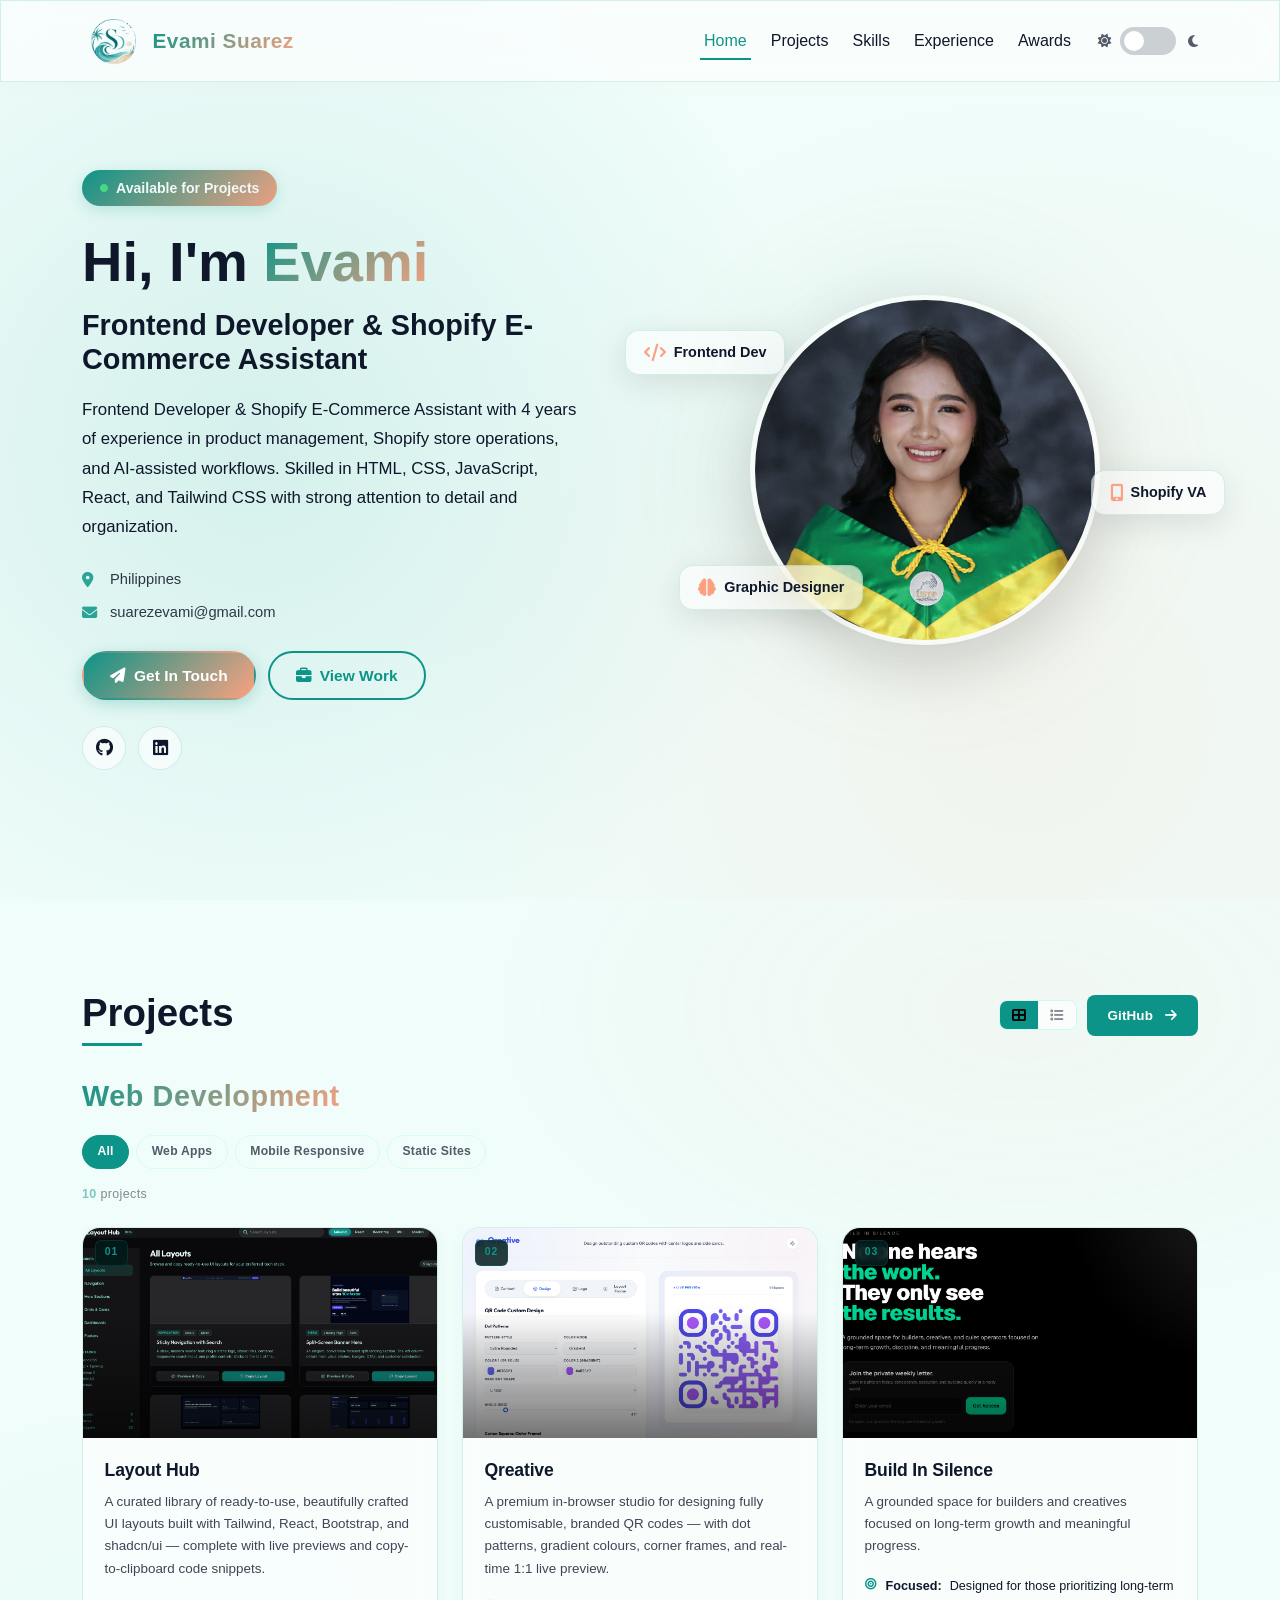
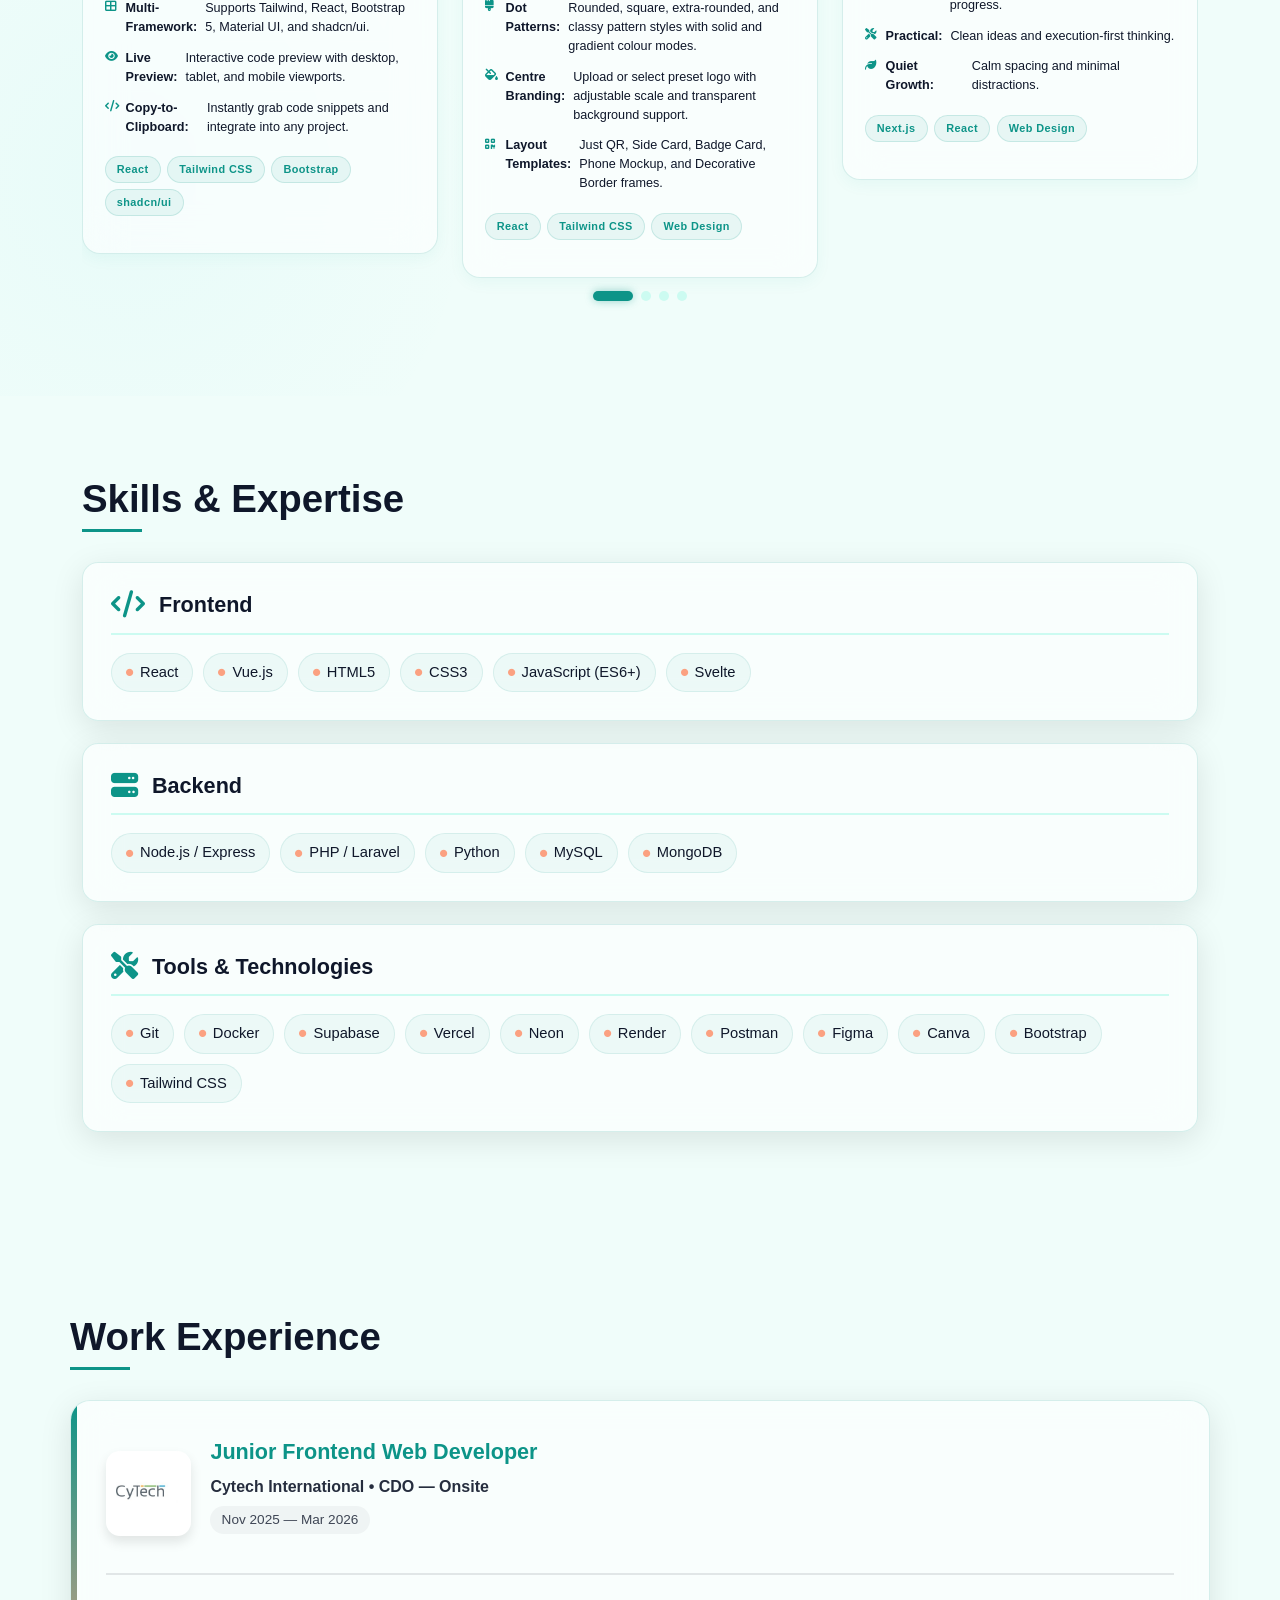
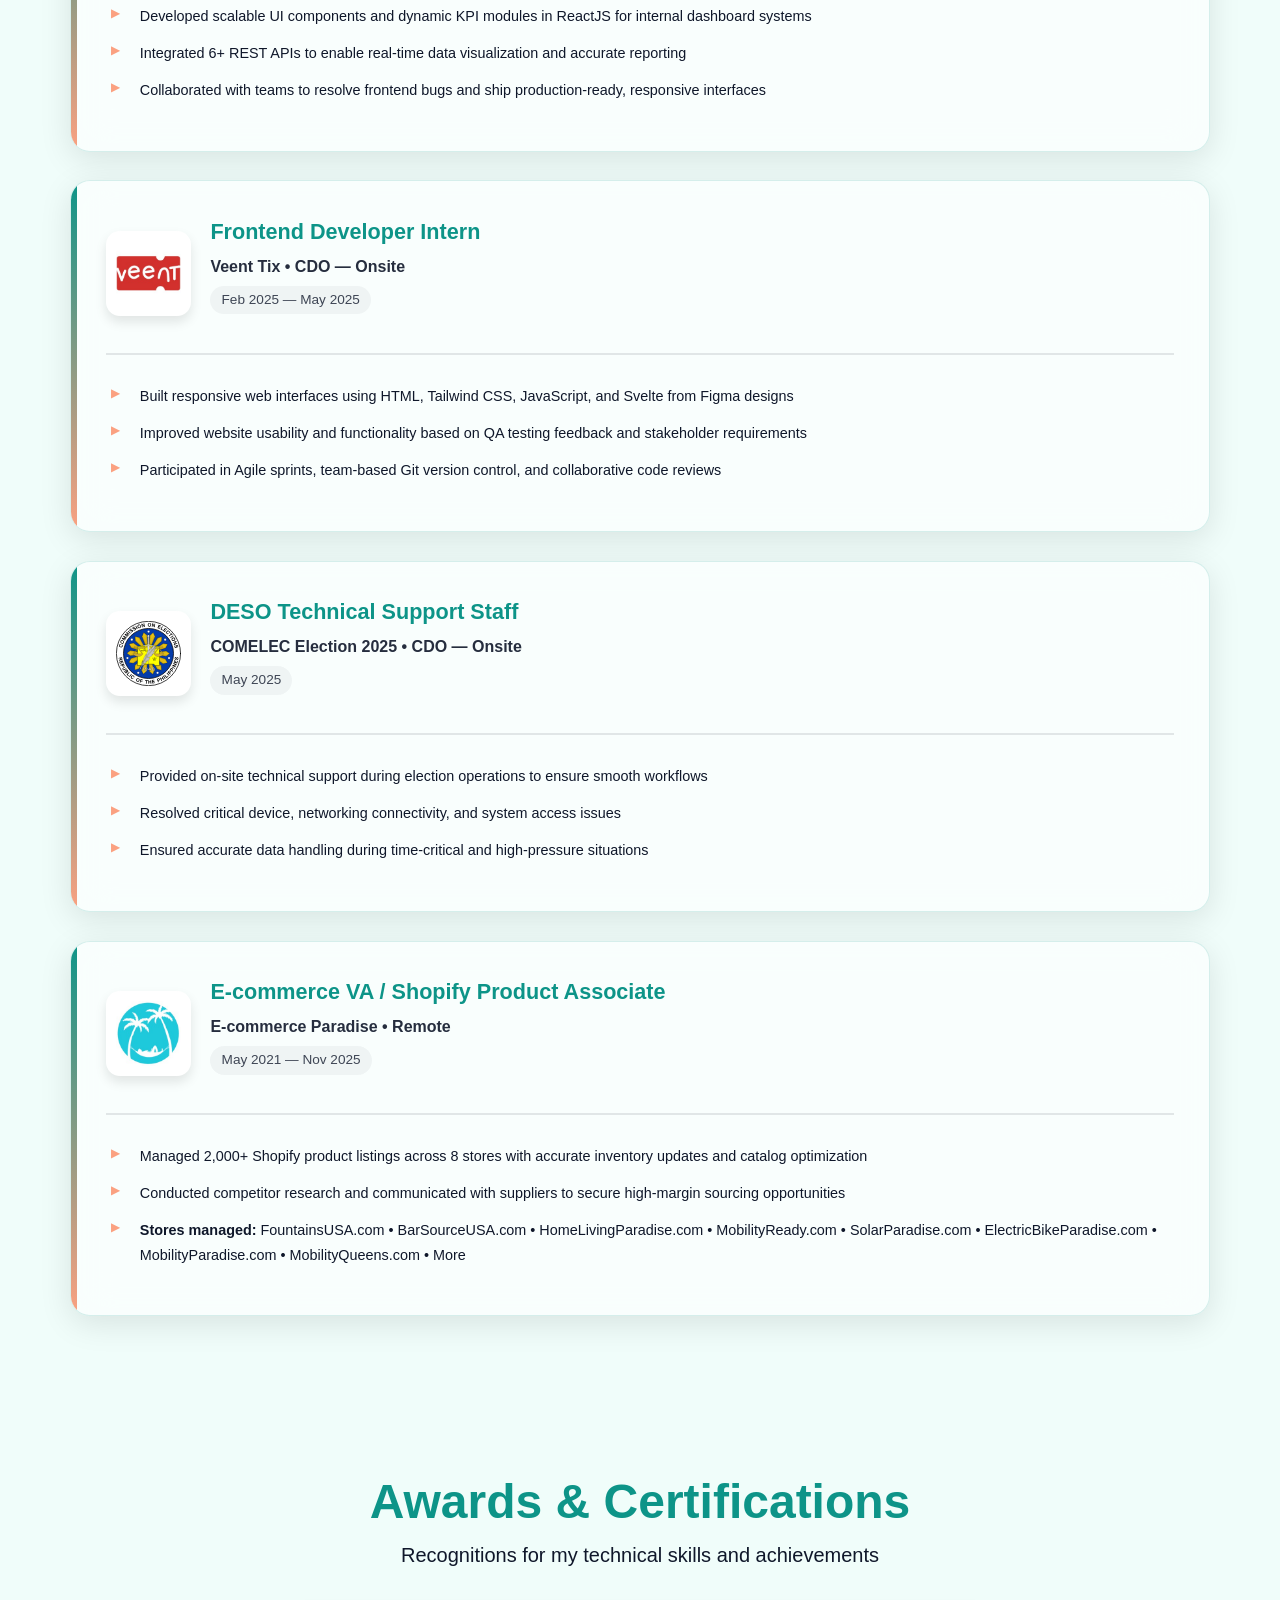
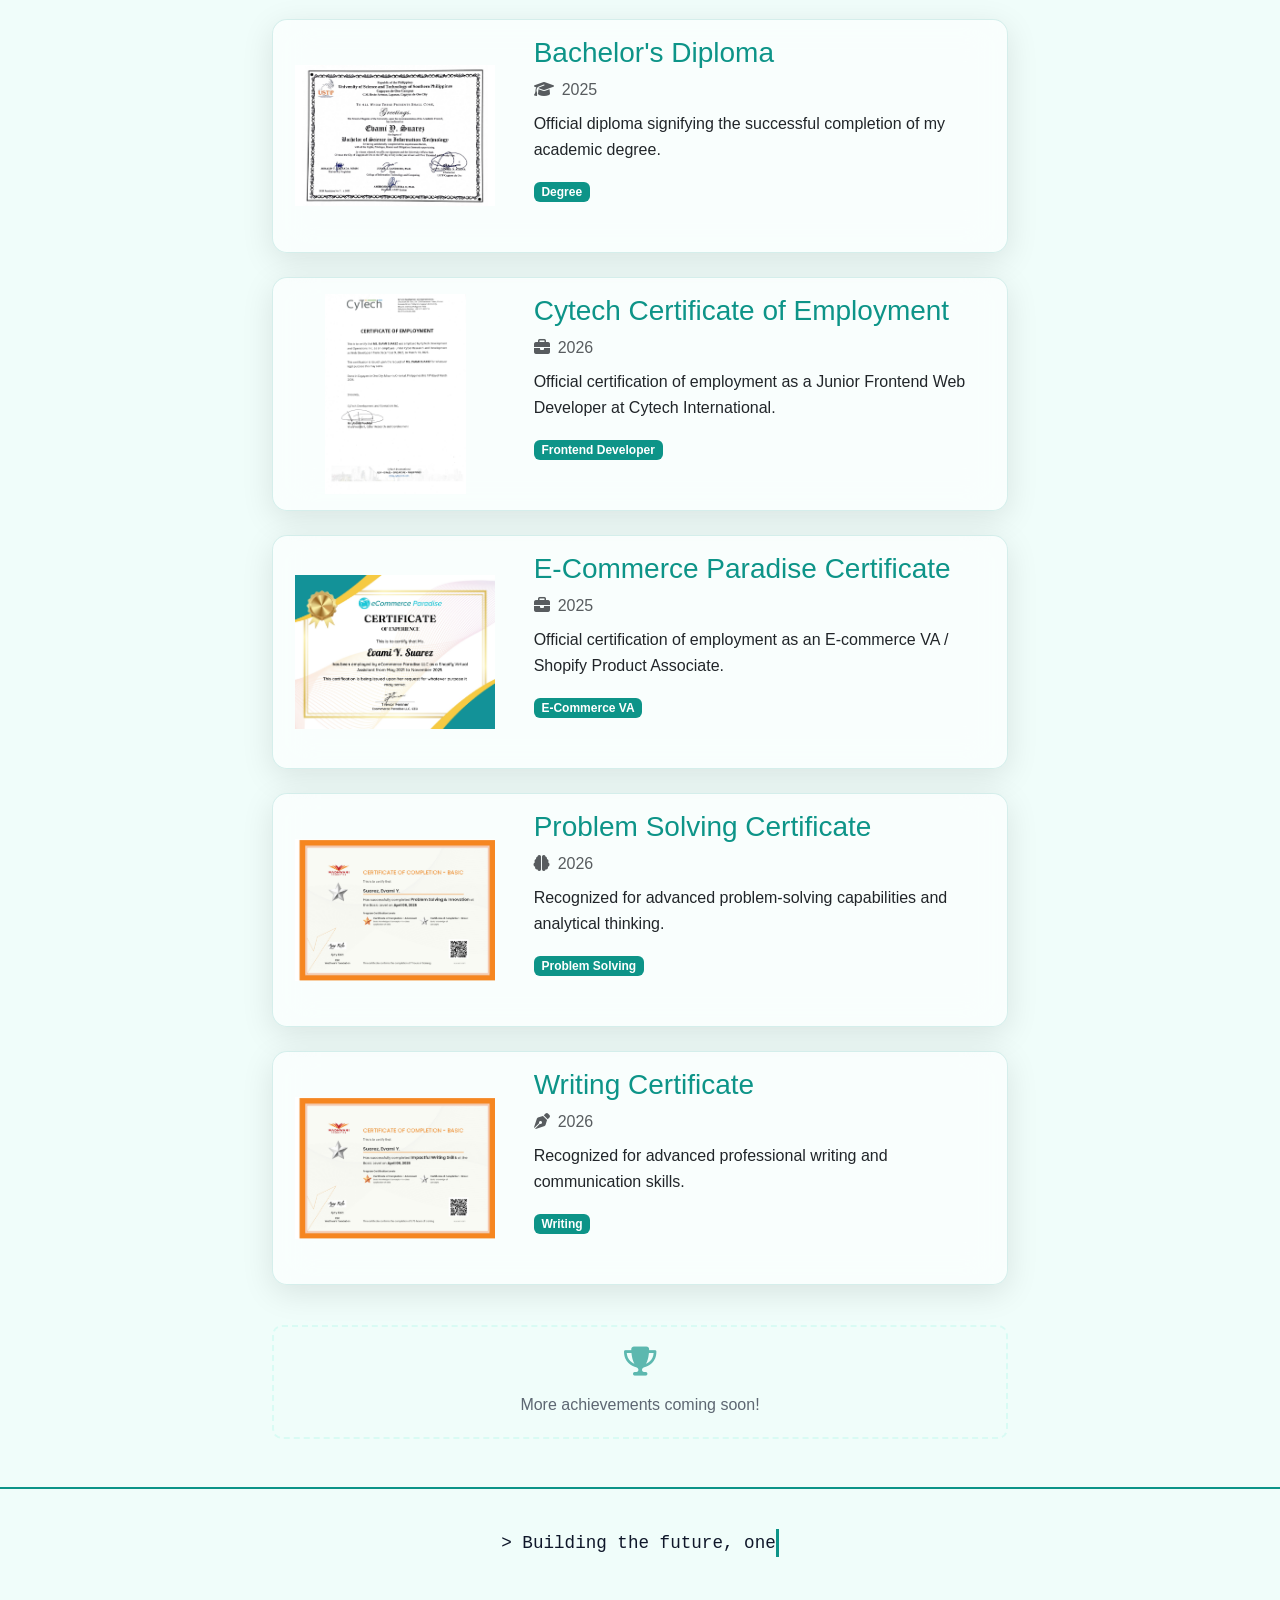
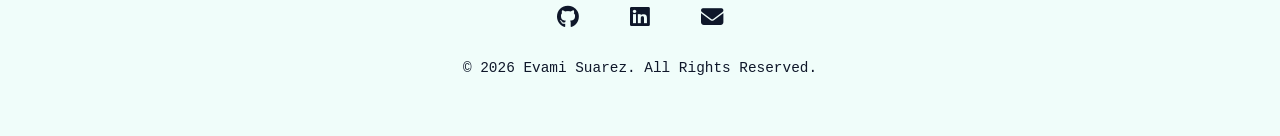
<file: index.html>
<!DOCTYPE html>
<html lang="en" dir="ltr">

<head>
    <meta charset="UTF-8">
    <meta name="viewport" content="width=device-width, initial-scale=1.0, viewport-fit=cover">
    <meta http-equiv="X-UA-Compatible" content="IE=edge">

    <!-- ===== FAVICON ===== -->
    <link rel="icon" type="image/x-icon" href="favicon.ico">

    <!-- ===== PRIMARY META ===== -->
    <title>Evami Suarez | Frontend Developer & Shopify Assistant — MERN · Laravel · React Native · Philippines</title>
    <meta name="title" content="Evami Suarez | Frontend Developer & Shopify Assistant — MERN · Laravel · React Native · Philippines">
    <meta name="description"
        content="Evami Suarez is a Frontend Developer & Shopify Assistant from Philippines. Specializing in MERN Stack, Laravel, React Native, and web application development. Available for freelance & full-time roles.">
    <meta name="keywords"
        content="Evami Suarez, Frontend Developer & Shopify Assistant Philippines, Web Developer, Python Developer, Laravel Developer, React Developer, Front-End Developer, Portfolio Philippines, Junior Developer Philippines, TALL Stack, Vue.js Developer, Node.js Express PHP Developer">
    <meta name="author" content="Evami Suarez">
    <meta name="robots" content="index, follow, max-image-preview:large, max-snippet:-1, max-video-preview:-1">
    <meta name="googlebot" content="index, follow, max-snippet:-1, max-image-preview:large, max-video-preview:-1">
    <meta name="bingbot" content="index, follow">
    <meta name="language" content="English">
    <meta name="revisit-after" content="7 days">
    <meta name="rating" content="general">
    <meta name="category" content="technology, web development, software engineering">
    <meta name="coverage" content="Worldwide">
    <meta name="distribution" content="Global">
    <meta name="target" content="all">
    <meta name="HandheldFriendly" content="True">
    <meta name="MobileOptimized" content="320">
    <meta name="theme-color" content="#fca47c" media="(prefers-color-scheme: light)">
    <meta name="theme-color" content="#23ced9" media="(prefers-color-scheme: dark)">
    <meta name="msapplication-TileColor" content="#fca47c">
    <meta name="application-name" content="Evami Suarez Portfolio">
    <meta name="geo.region" content="PH">
    <meta name="geo.placename" content="Philippines">
    <meta name="geo.position" content="12.8797;121.7740">
    <meta name="ICBM" content="12.8797, 121.7740">

    <!-- ===== OPEN GRAPH ===== -->
    <meta property="og:type" content="website">
    <meta property="og:url" content="https://evamisuarez.vercel.app/">
    <meta property="og:title" content="Evami Suarez | Full-Stack Developer Portfolio">
    <meta property="og:description"
        content="Explore the portfolio of Evami Suarez — Full-Stack Developer specializing in MERN Stack, Laravel, React Native, and award-winning projects.">
    <meta property="og:image" content="https://evamisuarez.vercel.app/assets/img/main.jpg">
    <meta property="og:image:width" content="1200">
    <meta property="og:image:height" content="630">
    <meta property="og:image:alt" content="Evami Suarez - Full-Stack Developer">
    <meta property="og:image:type" content="image/jpeg">
    <meta property="og:site_name" content="Evami Suarez Portfolio">
    <meta property="og:locale" content="en_PH">
    <meta property="og:updated_time" content="2026-04-11T00:00:00+08:00">
    <meta property="article:published_time" content="2026-05-01T00:00:00Z">
    <meta property="article:modified_time" content="2026-05-01T00:00:00Z">
    <meta property="article:author" content="https://www.linkedin.com/in/evami-suarez">
    <meta property="article:section" content="Web Development">
    <meta property="article:tag" content="Full-Stack Developer">

    <!-- ===== TWITTER CARD ===== -->
    <meta name="twitter:card" content="summary_large_image">
    <meta name="twitter:site" content="@evamisuarez">
    <meta name="twitter:creator" content="@evamisuarez">
    <meta name="twitter:url" content="https://evamisuarez.vercel.app/">
    <meta name="twitter:title" content="Evami Suarez | Full-Stack Developer Portfolio">
    <meta name="twitter:description"
        content="Full-Stack Developer from the Philippines. MERN, Laravel, React Native specialist. Available for projects.">
    <meta name="twitter:image" content="https://evamisuarez.vercel.app/assets/img/main.jpg">
    <meta name="twitter:image:alt" content="Evami Suarez - Full-Stack Developer">

    <!-- ===== CANONICAL & HREFLANG ===== -->
    <link rel="canonical" href="https://evamisuarez.vercel.app/">
    <link rel="alternate" hreflang="en" href="https://evamisuarez.vercel.app/">

    <!-- ===== PRECONNECT ===== -->
    <link rel="preconnect" href="https://cdn.jsdelivr.net" crossorigin="">
    <link rel="preconnect" href="https://cdnjs.cloudflare.com" crossorigin="">
    <link rel="dns-prefetch" href="https://cdn.jsdelivr.net">
    <link rel="dns-prefetch" href="https://cdnjs.cloudflare.com">

    <!-- ===== CSS ===== -->
    <script>
        (function() {
            const theme = localStorage.getItem('theme');
            const systemDark = window.matchMedia('(prefers-color-scheme: dark)').matches;
            if (theme === 'dark' || (!theme && systemDark)) {
                document.documentElement.setAttribute('data-theme', 'dark');
                document.body.setAttribute('data-theme', 'dark');
            }
        })();
    </script>
    <link href="https://cdn.jsdelivr.net/npm/bootstrap@5.3.0-alpha1/dist/css/bootstrap.min.css" rel="stylesheet"
        integrity="sha384-GLhlTQ8iRABdZLl6O3oVMWSktQOp6b7In1Zl3/Jr59b6EGGoI1aFkw7cmDA6j6gD" crossorigin="anonymous">
    <link rel="stylesheet" href="https://cdnjs.cloudflare.com/ajax/libs/font-awesome/6.4.0/css/all.min.css"
        integrity="sha512-iecdLmaskl7CVkqkXNQ/ZH/XLlvWZOJyj7Yy7tcenmpD1ypASozpmT/E0iPtmFIB46ZmdtAc9eNBvH0H/ZpiBw=="
        crossorigin="anonymous" referrerpolicy="no-referrer">
    <link rel="stylesheet" href="styles.css">

    <!-- ===== STRUCTURED DATA: Person ===== -->
    <script type="application/ld+json">
    {
        "@context": "https://schema.org",
        "@type": "Person",
        "@id": "https://evamisuarez.vercel.app/#person",
        "name": "Evami Suarez",
        "jobTitle": "Full-Stack Developer",
        "description": "Full-Stack Developer specializing in MERN Stack, Laravel, React Native, and web application development.",
        "url": "https://evamisuarez.vercel.app/",
        "image": {
            "@type": "ImageObject",
            "url": "https://evamisuarez.vercel.app/assets/img/main.jpg",
            "width": 400,
            "height": 400
        },
        "address": {
            "@type": "PostalAddress",
            "addressCountry": "PH"
        },
        "email": "mailto:suarezevami@gmail.com",
        "sameAs": [
            "https://github.com/Evami-Suarez",
            "https://www.linkedin.com/in/evami-suarez"
        ],
        "knowsAbout": [
            "Web Development",
            "Full-Stack Development",
            "MERN Stack",
            "Laravel",
            "React Native",
            "JavaScript",
            "Node.js",
            "MySQL",
            "MongoDB"
        ]
    }
    </script>

    <!-- ===== STRUCTURED DATA: WebSite ===== -->
    <script type="application/ld+json">
    {
        "@context": "https://schema.org",
        "@type": "WebSite",
        "@id": "https://evamisuarez.vercel.app/#website",
        "name": "Evami Suarez Portfolio",
        "url": "https://evamisuarez.vercel.app/",
        "description": "Portfolio website of Evami Suarez, Full-Stack Developer.",
        "author": { "@id": "https://evamisuarez.vercel.app/#person" },
        "inLanguage": "en",
        "copyrightYear": "2026",
        "potentialAction": {
            "@type": "SearchAction",
            "target": {
                "@type": "EntryPoint",
                "urlTemplate": "https://evamisuarez.vercel.app/?q={search_term_string}"
            },
            "query-input": "required name=search_term_string"
        }
    }
    </script>

</head>

<body class="">
    <!-- LOADING SCREEN -->
    <div id="loading-screen">
        <div class="loader-logo-wrap">
            <img src="assets/img/my_logo%20(1).png" alt="Evami Suarez Logo" class="loader-logo">
        </div>
        <div class="loader-name">EVAMI SUAREZ</div>
        <div class="loader-role">Frontend Developer & Shopify Assistant</div>
        <div class="loader-bar-track">
            <div class="loader-bar-fill"></div>
        </div>
        <div id="loaderTip" class="loader-tip">Initializing portfolio...</div>
        <div class="loader-dots">
            <span></span>
            <span></span>
            <span></span>
        </div>
    </div>

    <!-- Skip Link -->
    <a href="#main-content" class="skip-link">Skip to main content</a>

    <!-- NAVBAR -->
    <nav class="navbar navbar-expand-lg fixed-top" role="navigation" aria-label="Main navigation">
        <div class="container">
            <a class="navbar-brand d-flex align-items-center" href="#home" aria-label="Evami Suarez — Home">
                <img src="assets/img/my_logo%20(1).png" alt="Evami Suarez Logo" height="45" width="45" loading="eager" style="object-fit: contain;">
                <span class="ms-2 fw-bold gradient-text" style="font-size: 1.3rem; letter-spacing: 0.5px; color: var(--text-color);">Evami Suarez</span>
            </a>
            <button class="navbar-toggler" type="button" data-bs-toggle="collapse" data-bs-target="#navbarNav"
                aria-controls="navbarNav" aria-expanded="false" aria-label="Toggle navigation">
                <span class="navbar-toggler-icon"></span>
            </button>
            <div class="collapse navbar-collapse" id="navbarNav">
                <ul class="navbar-nav ms-auto align-items-lg-center">
                    <li class="nav-item"><a class="nav-link active" href="#home">Home</a></li>
                    <li class="nav-item"><a class="nav-link" href="#projects">Projects</a></li>
                    <li class="nav-item"><a class="nav-link" href="#skills">Skills</a></li>
                    <li class="nav-item"><a class="nav-link" href="#experience">Experience</a></li>
                    <li class="nav-item"><a class="nav-link" href="#awards">Awards</a></li>
                    <li class="nav-item d-flex align-items-center theme-switch-container">
                        <span class="switch-icon" aria-hidden="true"><i class="fas fa-sun"></i></span>
                        <label class="theme-switch" aria-label="Toggle dark mode">
                            <input type="checkbox" id="theme-toggle">
                            <span class="slider"></span>
                        </label>
                        <span class="switch-icon ms-1" aria-hidden="true"><i class="fas fa-moon"></i></span>
                    </li>
                </ul>
            </div>
        </div>
    </nav>

    <main id="main-content">
        <!-- HERO -->
        <section id="home" class="hero-section" aria-labelledby="hero-heading">
            <div class="container">
                <div class="row align-items-center">
                    <div class="col-lg-6 hero-content">
                        <div class="hero-badge" role="status" aria-label="Availability: Available for Projects">
                            <i class="fas fa-circle" style="font-size:0.5rem;color:#4ade80;" aria-hidden="true"></i>
                            <span>Available for Projects</span>
                        </div>
                        <h1 id="hero-heading" class="hero-title">Hi, I'm <span class="gradient-text">Evami</span></h1>
                        <h2 class="hero-subtitle">Frontend Developer & Shopify E-Commerce Assistant</h2>
                        <p class="hero-description">Frontend Developer & Shopify E-Commerce Assistant with 4 years of
                            experience in product management, Shopify store operations, and AI-assisted workflows.
                            Skilled in HTML, CSS, JavaScript, React, and Tailwind CSS with strong attention to detail
                            and organization.
                        </p>

                        <address class="hero-contact" style="font-style:normal;">
                            <div class="contact-item">
                                <i class="fas fa-map-marker-alt" aria-hidden="true"></i>
                                <span>Philippines</span>
                            </div>
                            <div class="contact-item">
                                <i class="fas fa-envelope" aria-hidden="true"></i>
                                <a href="mailto:suarezevami@gmail.com"
                                    aria-label="Email Evami">suarezevami@gmail.com</a>
                            </div>
                        </address>

                        <div class="hero-actions">
                            <a href="https://www.linkedin.com/in/evami-suarez" target="_blank" rel="noopener noreferrer"
                                class="btn btn-primary btn-lg" aria-label="Get in touch via LinkedIn">
                                <i class="fas fa-paper-plane" aria-hidden="true"></i> Get In Touch
                            </a>
                            <a href="#projects" class="btn btn-outline btn-lg" aria-label="View my projects">
                                <i class="fas fa-briefcase" aria-hidden="true"></i> View Work
                            </a>
                        </div>

                        <div class="social-links" aria-label="Social media profiles">
                            <a href="https://github.com/Evami-Suarez" target="_blank" rel="noopener noreferrer"
                                class="social-link" aria-label="GitHub profile"><i class="fab fa-github"
                                    aria-hidden="true"></i></a>
                            <a href="https://www.linkedin.com/in/evami-suarez" target="_blank" rel="noopener noreferrer"
                                class="social-link" aria-label="LinkedIn profile"><i class="fab fa-linkedin"
                                    aria-hidden="true"></i></a>
                        </div>
                    </div>

                    <div class="col-lg-6">
                        <div class="hero-image-wrapper">
                            <div class="hero-image-bg" aria-hidden="true"></div>
                            <div class="hero-image-container">
                                <img src="assets/img/profile.jpg" alt="Evami Suarez — Full-Stack Developer"
                                    class="hero-image" width="350" height="350" loading="eager" fetchpriority="high">
                            </div>
                            <div class="floating-card card-1" aria-hidden="true"><i
                                    class="fas fa-code"></i><span>Frontend Dev</span></div>
                            <div class="floating-card card-2" aria-hidden="true"><i
                                    class="fas fa-mobile-alt"></i><span>Shopify VA</span></div>
                            <div class="floating-card card-3" aria-hidden="true"><i
                                    class="fas fa-brain"></i><span>Graphic Designer</span></div>
                        </div>
                    </div>
                </div>
            </div>
        </section>

        <!-- PROJECTS SECTION -->
        <section class="projects-section" id="projects" aria-labelledby="projects-heading">
            <div class="container">
                <div class="projects-header">
                    <h2 id="projects-heading" class="section-title">Projects</h2>
                    <div class="projects-actions">
                        <div class="view-toggle" role="group" aria-label="View layout">
                            <button class="view-toggle-btn active" id="gridViewBtn" title="Grid view"
                                aria-pressed="true">
                                <i class="fas fa-th-large" aria-hidden="true"></i>
                            </button>
                            <button class="view-toggle-btn" id="listViewBtn" title="List view" aria-pressed="false">
                                <i class="fas fa-list" aria-hidden="true"></i>
                            </button>
                        </div>
                        <a href="https://github.com/Evami-Suarez" target="_blank" rel="noopener noreferrer"
                            class="view-all-btn" aria-label="View all projects on GitHub">
                            GitHub <i class="fas fa-arrow-right ms-1" aria-hidden="true"></i>
                        </a>
                    </div>
                </div>
                <p class="projects-subtitle gradient-text">Web Development</p>
                <div class="filter-pills mb-3" role="group" aria-label="Filter projects by category">
                    <button class="filter-pill active" data-filter="all">All</button>
                    <button class="filter-pill" data-filter="web">Web Apps</button>
                    <button class="filter-pill" data-filter="mobile">Mobile Responsive</button>
                    <!--   <button class="filter-pill" data-filter="ai">AI / ML</button> -->
                    <button class="filter-pill" data-filter="static">Static Sites</button>
                    <!-- <button class="filter-pill" data-filter="canva">Canva Designs</button> -->
                </div>
                <p class="projects-count"><span id="visibleCount">10</span> projects</p>
                <div class="projects-grid" id="projectsGrid">

                    <!-- Project 0 - Commented out
                    <article class="project-card" data-category="web" itemscope=""
                        itemtype="https://schema.org/WebSite">
                        <span class="project-num">01</span>
                        <div class="project-img">
                            <img src="assets/img/osync.png" alt="ΩSYNC" loading="lazy" width="400" height="220">
                            <div class="project-img-overlay">
                                <a href="https://www.osync.space/" target="_blank" rel="noopener noreferrer">
                                    <i class="fas fa-external-link-alt" aria-hidden="true"></i> View Live
                                </a>
                            </div>
                        </div>
                        <div class="project-content">
                            <h3 itemprop="name">ΩSYNC</h3>
                            <p itemprop="description">A modern and responsive landing page for the ΩSYNC offline-first payment infrastructure, featuring clean typography and a Formspree-integrated contact section.</p>
                            <ul class="features-list">
                                <li><i class="fas fa-desktop" aria-hidden="true"></i> <strong>Landing Page Design:</strong> Clean, modern, and conversion-focused single-page layout.</li>
                                <li><i class="fas fa-envelope" aria-hidden="true"></i> <strong>Formspree Integration:</strong> Reliable form handling and communication setup.</li>
                                <li><i class="fas fa-mobile-alt" aria-hidden="true"></i> <strong>Responsive UI:</strong> Optimized viewing experience across all devices.</li>
                            </ul>
                            <div class="project-tags"><span>React</span><span>Formspree</span><span>Web</span></div>
                            <a href="https://www.osync.space/" target="_blank" rel="noopener noreferrer" class="view-demo-btn">
                                <i class="fas fa-external-link-alt" aria-hidden="true"></i> View Live
                            </a>
                        </div>
                    </article>
                    -->

                    <!-- Project 1 -->
                    <article class="project-card" data-category="web" itemscope=""
                        itemtype="https://schema.org/WebSite">
                        <span class="project-num">01</span>
                        <div class="project-img">
                            <img src="assets/img/layout-hub.png" alt="Layout Hub — UI Layout Library" loading="lazy" width="400" height="220">
                            <div class="project-img-overlay">
                                <a href="https://layout-website-tawny.vercel.app/" target="_blank" rel="noopener noreferrer">
                                    <i class="fas fa-external-link-alt" aria-hidden="true"></i> View Live
                                </a>
                            </div>
                        </div>
                        <div class="project-content">
                            <h3 itemprop="name">Layout Hub</h3>
                            <p itemprop="description">A curated library of ready-to-use, beautifully crafted UI layouts built with Tailwind, React, Bootstrap, and shadcn/ui — complete with live previews and copy-to-clipboard code snippets.</p>
                            <ul class="features-list">
                                <li><i class="fas fa-th-large" aria-hidden="true"></i> <strong>Multi-Framework:</strong> Supports Tailwind, React, Bootstrap 5, Material UI, and shadcn/ui.</li>
                                <li><i class="fas fa-eye" aria-hidden="true"></i> <strong>Live Preview:</strong> Interactive code preview with desktop, tablet, and mobile viewports.</li>
                                <li><i class="fas fa-code" aria-hidden="true"></i> <strong>Copy-to-Clipboard:</strong> Instantly grab code snippets and integrate into any project.</li>
                            </ul>
                            <div class="project-tags"><span>React</span><span>Tailwind CSS</span><span>Bootstrap</span><span>shadcn/ui</span></div>
                            <a href="https://layout-website-tawny.vercel.app/" target="_blank" rel="noopener noreferrer" class="view-demo-btn">
                                <i class="fas fa-external-link-alt" aria-hidden="true"></i> View Live
                            </a>
                        </div>
                    </article>

                    <!-- Project 2 -->
                    <article class="project-card" data-category="web" itemscope=""
                        itemtype="https://schema.org/WebSite">
                        <span class="project-num">02</span>
                        <div class="project-img">
                            <img src="assets/img/qreative.png" alt="Qreative — Custom QR Code Studio" loading="lazy" width="400" height="220">
                            <div class="project-img-overlay">
                                <a href="https://qr-website-three.vercel.app/" target="_blank" rel="noopener noreferrer">
                                    <i class="fas fa-external-link-alt" aria-hidden="true"></i> View Live
                                </a>
                            </div>
                        </div>
                        <div class="project-content">
                            <h3 itemprop="name">Qreative</h3>
                            <p itemprop="description">A premium in-browser studio for designing fully customisable, branded QR codes — with dot patterns, gradient colours, corner frames, and real-time 1:1 live preview.</p>
                            <ul class="features-list">
                                <li><i class="fas fa-brush" aria-hidden="true"></i> <strong>Dot Patterns:</strong> Rounded, square, extra-rounded, and classy pattern styles with solid and gradient colour modes.</li>
                                <li><i class="fas fa-fill-drip" aria-hidden="true"></i> <strong>Centre Branding:</strong> Upload or select preset logo with adjustable scale and transparent background support.</li>
                                <li><i class="fas fa-qrcode" aria-hidden="true"></i> <strong>Layout Templates:</strong> Just QR, Side Card, Badge Card, Phone Mockup, and Decorative Border frames.</li>
                            </ul>
                            <div class="project-tags"><span>React</span><span>Tailwind CSS</span><span>Web Design</span></div>
                            <a href="https://qr-website-three.vercel.app/" target="_blank" rel="noopener noreferrer" class="view-demo-btn">
                                <i class="fas fa-external-link-alt" aria-hidden="true"></i> View Live
                            </a>
                        </div>
                    </article>

                    <!-- Project 3 -->
                    <article class="project-card" data-category="web" itemscope=""
                        itemtype="https://schema.org/WebSite">
                        <span class="project-num">03</span>
                        <div class="project-img">
                            <img src="assets/img/Build%20In%20Silence.png" alt="Build In Silence" loading="lazy" width="400" height="220">
                            <div class="project-img-overlay">
                                <a href="https://build-in-silence.vercel.app/" target="_blank" rel="noopener noreferrer">
                                    <i class="fas fa-external-link-alt" aria-hidden="true"></i> View Live
                                </a>
                            </div>
                        </div>
                        <div class="project-content">
                            <h3 itemprop="name">Build In Silence</h3>
                            <p itemprop="description">A grounded space for builders and creatives focused on long-term growth and meaningful progress.</p>
                            <ul class="features-list">
                                <li><i class="fas fa-bullseye" aria-hidden="true"></i> <strong>Focused:</strong> Designed for those prioritizing long-term progress.</li>
                                <li><i class="fas fa-tools" aria-hidden="true"></i> <strong>Practical:</strong> Clean ideas and execution-first thinking.</li>
                                <li><i class="fas fa-leaf" aria-hidden="true"></i> <strong>Quiet Growth:</strong> Calm spacing and minimal distractions.</li>
                            </ul>
                            <div class="project-tags"><span>Next.js</span><span>React</span><span>Web Design</span></div>
                            <a href="https://build-in-silence.vercel.app/" target="_blank" rel="noopener noreferrer" class="view-demo-btn">
                                <i class="fas fa-external-link-alt" aria-hidden="true"></i> View Live
                            </a>
                        </div>
                    </article>

                    <!-- Project 4 - Weather App -->
                    <article class="project-card" data-category="web" itemscope=""
                        itemtype="https://schema.org/WebSite">
                        <span class="project-num">04</span>
                        <div class="project-img">
                            <img src="assets/img/weather-app.png" alt="Weather App — built with Open-Meteo API" loading="lazy" width="400" height="220">
                            <div class="project-img-overlay">
                                <a href="https://weather-app-lemon-seven-77.vercel.app/" target="_blank" rel="noopener noreferrer">
                                    <i class="fas fa-external-link-alt" aria-hidden="true"></i> View Live
                                </a>
                            </div>
                        </div>
                        <div class="project-content">
                            <h3 itemprop="name">Weather App</h3>
                            <p itemprop="description">A clean, responsive weather application powered by the Open-Meteo API, delivering real-time forecasts and accurate weather data without any API key required.</p>
                            <ul class="features-list">
                                <li><i class="fas fa-cloud-sun" aria-hidden="true"></i> <strong>Open-Meteo API:</strong> Free, open-source weather data with no authentication required.</li>
                                <li><i class="fas fa-thermometer-half" aria-hidden="true"></i> <strong>Real-Time Forecasts:</strong> Current conditions and extended hourly forecasts.</li>
                                <li><i class="fas fa-mobile-alt" aria-hidden="true"></i> <strong>Responsive Design:</strong> Works seamlessly on desktop, tablet, and mobile devices.</li>
                            </ul>
                            <div class="project-tags"><span>React</span><span>Open-Meteo API</span><span>API Integration</span></div>
                            <a href="https://weather-app-lemon-seven-77.vercel.app/" target="_blank" rel="noopener noreferrer" class="view-demo-btn">
                                <i class="fas fa-external-link-alt" aria-hidden="true"></i> View Live
                            </a>
                        </div>
                    </article>

                    <!-- Project 5 - Drawing App -->
                    <article class="project-card" data-category="web" itemscope=""
                        itemtype="https://schema.org/WebSite">
                        <span class="project-num">05</span>
                        <div class="project-img">
                            <img src="assets/img/drawing-app.png" alt="Drawing App" loading="lazy" width="400" height="220">
                            <div class="project-img-overlay">
                                <a href="https://drawing-app-indol.vercel.app/" target="_blank" rel="noopener noreferrer">
                                    <i class="fas fa-external-link-alt" aria-hidden="true"></i> View Live
                                </a>
                            </div>
                        </div>
                        <div class="project-content">
                            <h3 itemprop="name">Drawing App</h3>
                            <p itemprop="description">A browser-based drawing application with a clean canvas, intuitive tools, and a smooth creative experience for sketching and illustration directly in the browser.</p>
                            <ul class="features-list">
                                <li><i class="fas fa-paint-brush" aria-hidden="true"></i> <strong>Drawing Tools:</strong> Full palette of brushes, colors, and stroke options.</li>
                                <li><i class="fas fa-eraser" aria-hidden="true"></i> <strong>Canvas Controls:</strong> Eraser, undo/redo, and canvas reset functionality.</li>
                                <li><i class="fas fa-palette" aria-hidden="true"></i> <strong>Clean UI:</strong> Minimal, distraction-free interface focused on creativity.</li>
                            </ul>
                            <div class="project-tags"><span>React</span><span>Canvas API</span><span>Web Design</span></div>
                            <a href="https://drawing-app-indol.vercel.app/" target="_blank" rel="noopener noreferrer" class="view-demo-btn">
                                <i class="fas fa-external-link-alt" aria-hidden="true"></i> View Live
                            </a>
                        </div>
                    </article>

                    <!-- Project 6 -->
                    <article class="project-card" data-category="web" itemscope=""
                        itemtype="https://schema.org/SoftwareApplication">
                        <span class="project-num">06</span>
                        <div class="project-img">
                            <img src="assets/img/northern-highlands.png" alt="Northern Highlands Web App" loading="lazy" width="400" height="220">
                            <div class="project-img-overlay">
                                <a href="https://github.com/Evami-Suarez/Northern-Highlands-Web-App-Frontend" target="_blank" rel="noopener noreferrer">
                                    <i class="fab fa-github" aria-hidden="true"></i> View Source
                                </a>
                            </div>
                        </div>
                        <div class="project-content">
                            <h3 itemprop="name">Northern Highlands Frontend</h3>
                            <p itemprop="description">A fast, scalable frontend for the Northern Highlands Web App built with Next.js App Router.</p>
                            <ul class="features-list">
                                <li><i class="fas fa-route" aria-hidden="true"></i> <strong>Next.js Framework:</strong> Optimized routing and performance.</li>
                                <li><i class="fas fa-check-double" aria-hidden="true"></i> <strong>TypeScript:</strong> Type-safe codebase for robust development.</li>
                                <li><i class="fas fa-tools" aria-hidden="true"></i> <strong>Modern Tooling:</strong> Configured with ESLint and PostCSS.</li>
                            </ul>
                            <div class="project-tags"><span>Next.js</span><span>TypeScript</span><span>React</span></div>
                            <a href="https://github.com/Evami-Suarez/Northern-Highlands-Web-App-Frontend" target="_blank" rel="noopener noreferrer" class="view-demo-btn">
                                <i class="fab fa-github" aria-hidden="true"></i> View Repository
                            </a>
                        </div>
                    </article>

                    <!-- Project 7 -->
                    <article class="project-card" data-category="web" itemscope=""
                        itemtype="https://schema.org/SoftwareApplication">
                        <span class="project-num">07</span>
                        <div class="project-img">
                            <img src="assets/img/Noteflow.png" alt="NoteFlow Project" loading="lazy" width="400" height="220">
                            <div class="project-img-overlay">
                                <a href="https://mynoteflow.vercel.app/login" target="_blank" rel="noopener noreferrer" itemprop="url">
                                    <i class="fas fa-external-link-alt" aria-hidden="true"></i> View Live
                                </a>
                            </div>
                        </div>
                        <div class="project-content">
                            <h3 itemprop="name">NoteFlow</h3>
                            <p itemprop="description">A modern, web-based note-taking application designed for seamless productivity and organization.</p>
                            <ul class="features-list">
                                <li><i class="fas fa-lock" aria-hidden="true"></i> <strong>Authentication:</strong> Secure user login and personalized workspace.</li>
                                <li><i class="fas fa-cloud" aria-hidden="true"></i> <strong>Cloud Sync:</strong> Access and manage your notes from anywhere.</li>
                                <li><i class="fas fa-edit" aria-hidden="true"></i> <strong>Rich Editor:</strong> Format and organize notes effortlessly.</li>
                            </ul>
                            <div class="project-tags"><span>Next.js</span><span>React</span><span>Tailwind</span></div>
                            <a href="https://mynoteflow.vercel.app/login" target="_blank" rel="noopener noreferrer" class="view-demo-btn">
                                <i class="fas fa-external-link-alt" aria-hidden="true"></i> View Live
                            </a>
                        </div>
                    </article>

                    <!-- Project 8 -->
                    <article class="project-card" data-category="static mobile" itemscope=""
                        itemtype="https://schema.org/WebSite">
                        <span class="project-num">08</span>
                        <div class="project-img">
                            <img src="assets/img/garden.png" alt="Garden Wedding Template" loading="lazy" width="400" height="220">
                            <div class="project-img-overlay">
                                <a href="https://wedding-templates-ashen.vercel.app/garden/index.html" target="_blank" rel="noopener noreferrer">
                                    <i class="fas fa-external-link-alt" aria-hidden="true"></i> View Live
                                </a>
                            </div>
                        </div>
                        <div class="project-content">
                            <h3 itemprop="name">Garden Wedding Template</h3>
                            <p itemprop="description">A beautiful, responsive garden-themed wedding website template with elegant floral accents.</p>
                            <ul class="features-list">
                                <li><i class="fas fa-leaf" aria-hidden="true"></i> <strong>Elegant Design:</strong> Nature-inspired aesthetic.</li>
                                <li><i class="fas fa-mobile-alt" aria-hidden="true"></i> <strong>Responsive:</strong> Flawless experience on all devices.</li>
                                <li><i class="fas fa-envelope" aria-hidden="true"></i> <strong>RSVP Form:</strong> Integrated digital guest management.</li>
                            </ul>
                            <div class="project-tags"><span>HTML/CSS</span><span>JavaScript</span></div>
                            <a href="https://wedding-templates-ashen.vercel.app/garden/index.html" target="_blank" rel="noopener noreferrer" class="view-demo-btn">
                                <i class="fas fa-external-link-alt" aria-hidden="true"></i> View Live
                            </a>
                        </div>
                    </article>

                    <!-- Project 9 -->
                    <article class="project-card" data-category="static mobile" itemscope=""
                        itemtype="https://schema.org/WebSite">
                        <span class="project-num">09</span>
                        <div class="project-img">
                            <img src="assets/img/minimalist.png" alt="Minimalist Wedding Template" loading="lazy" width="400" height="220">
                            <div class="project-img-overlay">
                                <a href="https://wedding-templates-ashen.vercel.app/minimalist/index.html" target="_blank" rel="noopener noreferrer">
                                    <i class="fas fa-external-link-alt" aria-hidden="true"></i> View Live
                                </a>
                            </div>
                        </div>
                        <div class="project-content">
                            <h3 itemprop="name">Minimalist Wedding Template</h3>
                            <p itemprop="description">A clean, elegant minimalist wedding website template focused on typography and white space.</p>
                            <ul class="features-list">
                                <li><i class="fas fa-font" aria-hidden="true"></i> <strong>Clean Typography:</strong> Focus on readability and sophisticated design.</li>
                                <li><i class="fas fa-magic" aria-hidden="true"></i> <strong>Smooth Animations:</strong> Subtle transitions for a premium feel.</li>
                                <li><i class="fas fa-images" aria-hidden="true"></i> <strong>Image Gallery:</strong> Showcase high-quality engagement photos.</li>
                            </ul>
                            <div class="project-tags"><span>HTML/CSS</span><span>JavaScript</span></div>
                            <a href="https://wedding-templates-ashen.vercel.app/minimalist/index.html" target="_blank" rel="noopener noreferrer" class="view-demo-btn">
                                <i class="fas fa-external-link-alt" aria-hidden="true"></i> View Live
                            </a>
                        </div>
                    </article>

                    <!-- Project 10 -->
                    <article class="project-card" data-category="web" itemscope=""
                        itemtype="https://schema.org/WebSite">
                        <span class="project-num">10</span>
                        <div class="project-img">
                            <img src="assets/img/happy-tails.png" alt="Happy Tails Pet Shop" loading="lazy" width="400" height="220">
                            <div class="project-img-overlay">
                                <a href="https://suarez-felicitas-pet-shop.vercel.app/" target="_blank" rel="noopener noreferrer">
                                    <i class="fas fa-external-link-alt" aria-hidden="true"></i> View Live
                                </a>
                            </div>
                        </div>
                        <div class="project-content">
                            <h3 itemprop="name">Happy Tails! Pet Shop</h3>
                            <p itemprop="description">An interactive platform for pet sales and supplies, highlighting different pet categories.</p>
                            <ul class="features-list">
                                <li><i class="fas fa-paw" aria-hidden="true"></i> <strong>Pet Catalog:</strong> Browse categories like Dogs, Cats, Birds, and Fish.</li>
                                <li><i class="fas fa-shopping-bag" aria-hidden="true"></i> <strong>Services:</strong> Details on pet grooming and supplies.</li>
                                <li><i class="fas fa-desktop" aria-hidden="true"></i> <strong>Responsive UI:</strong> Accessible layout across all devices.</li>
                            </ul>
                            <div class="project-tags"><span>HTML/CSS</span><span>JavaScript</span></div>
                            <a href="https://suarez-felicitas-pet-shop.vercel.app/" target="_blank" rel="noopener noreferrer" class="view-demo-btn">
                                <i class="fas fa-external-link-alt" aria-hidden="true"></i> View Live
                            </a>
                        </div>
                    </article>

                    <!-- Canva Projects - commented out
                    <article class="project-card canva-card" data-category="canva" onclick="openCanvaModal(this)">
                        <div class="project-img">
                            <img src="assets/canva/canva1.png" alt="Canva Design 1" loading="lazy">
                            <div class="canva-overlay">
                                <div class="canva-desc">Minimalist Brand Identity</div>
                            </div>
                        </div>
                    </article>
                    <article class="project-card canva-card" data-category="canva" onclick="openCanvaModal(this)">
                        <div class="project-img">
                            <img src="assets/canva/canva2.png" alt="Canva Design 2" loading="lazy">
                            <div class="canva-overlay">
                                <div class="canva-desc">Social Media Marketing Kit</div>
                            </div>
                        </div>
                    </article>
                    <article class="project-card canva-card" data-category="canva" onclick="openCanvaModal(this)">
                        <div class="project-img">
                            <img src="assets/canva/canva3.png" alt="Canva Design 3" loading="lazy">
                            <div class="canva-overlay">
                                <div class="canva-desc">Modern UI Components</div>
                            </div>
                        </div>
                    </article>
                    <article class="project-card canva-card" data-category="canva" onclick="openCanvaModal(this)">
                        <div class="project-img">
                            <img src="assets/canva/canva4.png" alt="Canva Design 4" loading="lazy">
                            <div class="canva-overlay">
                                <div class="canva-desc">E-commerce Banner Set</div>
                            </div>
                        </div>
                    </article>
                    <article class="project-card canva-card" data-category="canva" onclick="openCanvaModal(this)">
                        <div class="project-img">
                            <img src="assets/canva/canva5.png" alt="Canva Design 5" loading="lazy">
                            <div class="canva-overlay">
                                <div class="canva-desc">Product Presentation Deck</div>
                            </div>
                        </div>
                    </article>
                    -->
                </div>
                <div class="scroll-indicator" aria-hidden="true">
                    <div class="scroll-dots" id="scrollDots"></div>
                </div>
            </div>
        </section>

        <!-- SKILLS -->
        <section id="skills" class="section" aria-labelledby="skills-heading">
            <div class="container">
                <h2 id="skills-heading" class="section-title">Skills &amp; Expertise</h2>
                <div class="skill-category">
                    <div class="category-header"><i class="fas fa-code" aria-hidden="true"></i>
                        <h3>Frontend</h3>
                    </div>
                    <div class="skills-list" role="list" aria-label="Frontend skills">
                        <span class="skill-item"><i class="fas fa-circle" aria-hidden="true"></i>React</span>
                        <span class="skill-item"><i class="fas fa-circle" aria-hidden="true"></i>Vue.js</span>
                        <span class="skill-item"><i class="fas fa-circle" aria-hidden="true"></i>HTML5</span>
                        <span class="skill-item"><i class="fas fa-circle" aria-hidden="true"></i>CSS3</span>
                        <span class="skill-item"><i class="fas fa-circle" aria-hidden="true"></i>JavaScript
                            (ES6+)</span>
                        <span class="skill-item"><i class="fas fa-circle" aria-hidden="true"></i>Svelte</span>
                    </div>
                </div>
                <div class="skill-category">
                    <div class="category-header"><i class="fas fa-server" aria-hidden="true"></i>
                        <h3>Backend</h3>
                    </div>
                    <div class="skills-list" role="list" aria-label="Backend skills">
                        <span class="skill-item"><i class="fas fa-circle" aria-hidden="true"></i>Node.js /
                            Express</span>
                        <span class="skill-item"><i class="fas fa-circle" aria-hidden="true"></i>PHP / Laravel</span>
                        <span class="skill-item"><i class="fas fa-circle" aria-hidden="true"></i>Python</span>
                        <span class="skill-item"><i class="fas fa-circle" aria-hidden="true"></i>MySQL</span>
                        <span class="skill-item"><i class="fas fa-circle" aria-hidden="true"></i>MongoDB</span>
                    </div>
                </div>
                <!-- <div class="skill-category">
                    <div class="category-header"><i class="fas fa-mobile-alt" aria-hidden="true"></i><h3>Mobile Development</h3></div>
                    <div class="skills-list" role="list" aria-label="Mobile development skills">
                        <span class="skill-item"><i class="fas fa-circle" aria-hidden="true"></i>React Native</span>
                        <span class="skill-item"><i class="fas fa-circle" aria-hidden="true"></i>Expo</span>
                    </div>
                </div> -->
                <div class="skill-category">
                    <div class="category-header"><i class="fas fa-tools" aria-hidden="true"></i>
                        <h3>Tools &amp; Technologies</h3>
                    </div>
                    <div class="skills-list" role="list" aria-label="Tools skills">
                        <span class="skill-item"><i class="fas fa-circle" aria-hidden="true"></i>Git</span>
                        <span class="skill-item"><i class="fas fa-circle" aria-hidden="true"></i>Docker</span>
                        <span class="skill-item"><i class="fas fa-circle" aria-hidden="true"></i>Supabase</span>
                         <span class="skill-item"><i class="fas fa-circle" aria-hidden="true"></i>Vercel</span>
                        <span class="skill-item"><i class="fas fa-circle" aria-hidden="true"></i>Neon</span>
                        <span class="skill-item"><i class="fas fa-circle" aria-hidden="true"></i>Render</span>
                         <span class="skill-item"><i class="fas fa-circle" aria-hidden="true"></i>Postman</span>
                        <span class="skill-item"><i class="fas fa-circle" aria-hidden="true"></i>Figma</span>
                        <span class="skill-item"><i class="fas fa-circle" aria-hidden="true"></i>Canva</span>
                        <span class="skill-item"><i class="fas fa-circle" aria-hidden="true"></i>Bootstrap</span>
                        <span class="skill-item"><i class="fas fa-circle" aria-hidden="true"></i>Tailwind CSS</span>
                    </div>
                </div>
            </div>
        </section>

        <!-- WORK EXPERIENCE -->
        <section id="experience" class="work-experiences container" aria-labelledby="experience-heading">
            <div class="row">
                <div class="col-12">
                    <h2 id="experience-heading" class="section-title">Work Experience</h2>

                    <article class="work-experience">
                        <div class="work-experience-header">
                            <img src="assets/img/cytechinternational_logo.jpeg" alt="Cytech International Logo" class="company-logo" loading="lazy" width="90" height="90">
                            <div class="job-details">
                                <h3 class="job-title">Junior Frontend Web Developer</h3>
                                <p class="company-name">Cytech International • CDO — Onsite</p>
                                <p class="job-duration"><time datetime="2025-11">Nov 2025</time> — <time datetime="2026-03">Mar 2026</time></p>
                            </div>
                        </div>
                        <div class="work-experience-details">
                            <ul>
                                <li>Developed scalable UI components and dynamic KPI modules in ReactJS for internal dashboard systems</li>
                                <li>Integrated 6+ REST APIs to enable real-time data visualization and accurate reporting</li>
                                <li>Collaborated with teams to resolve frontend bugs and ship production-ready, responsive interfaces</li>
                            </ul>
                        </div>
                    </article>

                    <article class="work-experience">
                        <div class="work-experience-header">
                            <img src="assets/img/veent.jpeg" alt="Veent Tix Logo" class="company-logo" loading="lazy" width="90" height="90">
                            <div class="job-details">
                                <h3 class="job-title">Frontend Developer Intern</h3>
                                <p class="company-name">Veent Tix • CDO — Onsite</p>
                                <p class="job-duration"><time datetime="2025-02">Feb 2025</time> — <time datetime="2025-05">May 2025</time></p>
                            </div>
                        </div>
                        <div class="work-experience-details">
                            <ul>
                                <li>Built responsive web interfaces using HTML, Tailwind CSS, JavaScript, and Svelte from Figma designs</li>
                                <li>Improved website usability and functionality based on QA testing feedback and stakeholder requirements</li>
                                <li>Participated in Agile sprints, team-based Git version control, and collaborative code reviews</li>
                            </ul>
                        </div>
                    </article>

                    <article class="work-experience">
                        <div class="work-experience-header">
                            <img src="assets/img/comelec.svg" alt="COMELEC Logo" class="company-logo" loading="lazy" width="90" height="90">
                            <div class="job-details">
                                <h3 class="job-title">DESO Technical Support Staff</h3>
                                <p class="company-name">COMELEC Election 2025 • CDO — Onsite</p>
                                <p class="job-duration"><time datetime="2025-05">May 2025</time></p>
                            </div>
                        </div>
                        <div class="work-experience-details">
                            <ul>
                                <li>Provided on-site technical support during election operations to ensure smooth workflows</li>
                                <li>Resolved critical device, networking connectivity, and system access issues</li>
                                <li>Ensured accurate data handling during time-critical and high-pressure situations</li>
                            </ul>
                        </div>
                    </article>

                    <article class="work-experience">
                        <div class="work-experience-header">
                            <img src="assets/img/ecommerceparadise_logo.jpeg" alt="E-commerce Paradise Logo" class="company-logo" loading="lazy" width="90" height="90">
                            <div class="job-details">
                                <h3 class="job-title">E-commerce VA / Shopify Product Associate</h3>
                                <p class="company-name">E-commerce Paradise • Remote</p>
                                <p class="job-duration"><time datetime="2021-05">May 2021</time> — <time datetime="2025-11">Nov 2025</time></p>
                            </div>
                        </div>
                        <div class="work-experience-details">
                            <ul>
                                <li>Managed 2,000+ Shopify product listings across 8 stores with accurate inventory updates and catalog optimization</li>
                                <li>Conducted competitor research and communicated with suppliers to secure high-margin sourcing opportunities</li>
                                <li><strong>Stores managed:</strong> FountainsUSA.com • BarSourceUSA.com • HomeLivingParadise.com • MobilityReady.com • SolarParadise.com • ElectricBikeParadise.com • MobilityParadise.com • MobilityQueens.com • More</li>
                            </ul>
                        </div>
                    </article>
                </div>
            </div>
        </section>

        <!-- AWARDS -->
        <section id="awards" class="awards-section py-5" aria-labelledby="awards-heading">
            <div class="container">
                <div class="section-header text-center mb-5">
                    <h2 id="awards-heading" class="display-5 fw-bold" style="color:var(--primary-color);">Awards &amp;
                        Certifications</h2>
                    <p class="lead">Recognitions for my technical skills and achievements</p>
                </div>
                <div class="row justify-content-center">
                    <div class="col-lg-8 col-md-10 mb-4">
                        <article class="card award-card h-100">
                            <div class="row g-0">
                                <div class="col-md-4 p-0">
                                    <div class="d-flex align-items-center justify-content-center h-100 p-3">
                                        <img src="assets/img/deploma_certificate.jpg" alt="Diploma Certificate"
                                            style="height:200px;object-fit:contain;border-radius:8px;" loading="lazy"
                                            width="200" height="200">
                                    </div>
                                </div>
                                <div class="col-md-8">
                                    <div class="card-body">
                                        <h3 class="card-title" style="color:var(--primary-color);">Bachelor's Diploma</h3>
                                        <p class="card-text text-muted mb-2"><i class="fas fa-graduation-cap me-2"
                                                aria-hidden="true"></i><time datetime="2024">2025</time></p>
                                        <p class="card-text">Official diploma signifying the successful completion of my academic degree.</p>
                                        <div class="badges mt-3">
                                            <span class="badge me-2"
                                                style="background-color:var(--primary-color);color:white;">Degree</span>
                                        </div>
                                    </div>
                                </div>
                            </div>
                        </article>
                    </div>

                    <div class="col-lg-8 col-md-10 mb-4">
                        <article class="card award-card h-100">
                            <div class="row g-0">
                                <div class="col-md-4 p-0">
                                    <div class="d-flex align-items-center justify-content-center h-100 p-3">
                                        <img src="assets/img/cytech-cert-of-employment.jpg" alt="Cytech Certificate of Employment"
                                            style="height:200px;object-fit:contain;border-radius:8px;" loading="lazy"
                                            width="200" height="200">
                                    </div>
                                </div>
                                <div class="col-md-8">
                                    <div class="card-body">
                                        <h3 class="card-title" style="color:var(--primary-color);">Cytech Certificate of Employment</h3>
                                        <p class="card-text text-muted mb-2"><i class="fas fa-briefcase me-2"
                                                aria-hidden="true"></i><time datetime="2026">2026</time></p>
                                        <p class="card-text">Official certification of employment as a Junior Frontend Web Developer at Cytech International.</p>
                                        <div class="badges mt-3">
                                            <span class="badge me-2"
                                                style="background-color:var(--primary-color);color:white;">Frontend Developer</span>
                                        </div>
                                    </div>
                                </div>
                            </div>
                        </article>
                    </div>

                    <div class="col-lg-8 col-md-10 mb-4">
                        <article class="card award-card h-100">
                            <div class="row g-0">
                                <div class="col-md-4 p-0">
                                    <div class="d-flex align-items-center justify-content-center h-100 p-3">
                                        <img src="assets/img/ecom-paradise-certicate.jpg" alt="E-Commerce Paradise Certificate"
                                            style="height:200px;object-fit:contain;border-radius:8px;" loading="lazy"
                                            width="200" height="200">
                                    </div>
                                </div>
                                <div class="col-md-8">
                                    <div class="card-body">
                                        <h3 class="card-title" style="color:var(--primary-color);">E-Commerce Paradise Certificate</h3>
                                        <p class="card-text text-muted mb-2"><i class="fas fa-briefcase me-2"
                                                aria-hidden="true"></i><time datetime="2025">2025</time></p>
                                        <p class="card-text">Official certification of employment as an E-commerce VA / Shopify Product Associate.</p>
                                        <div class="badges mt-3">
                                            <span class="badge me-2"
                                                style="background-color:var(--primary-color);color:white;">E-Commerce VA</span>
                                        </div>
                                    </div>
                                </div>
                            </div>
                        </article>
                    </div>

                    <div class="col-lg-8 col-md-10 mb-4">
                        <article class="card award-card h-100">
                            <div class="row g-0">
                                <div class="col-md-4 p-0">
                                    <div class="d-flex align-items-center justify-content-center h-100 p-3">
                                        <img src="assets/img/problemsolving_page-0001.jpg" alt="Problem Solving Certificate"
                                            style="height:200px;object-fit:contain;border-radius:8px;" loading="lazy"
                                            width="200" height="200">
                                    </div>
                                </div>
                                <div class="col-md-8">
                                    <div class="card-body">
                                        <h3 class="card-title" style="color:var(--primary-color);">Problem Solving Certificate</h3>
                                        <p class="card-text text-muted mb-2"><i class="fas fa-brain me-2"
                                                aria-hidden="true"></i><time datetime="2026">2026</time></p>
                                        <p class="card-text">Recognized for advanced problem-solving capabilities and analytical thinking.</p>
                                        <div class="badges mt-3">
                                            <span class="badge me-2"
                                                style="background-color:var(--primary-color);color:white;">Problem Solving</span>
                                        </div>
                                    </div>
                                </div>
                            </div>
                        </article>
                    </div>

                    <div class="col-lg-8 col-md-10 mb-4">
                        <article class="card award-card h-100">
                            <div class="row g-0">
                                <div class="col-md-4 p-0">
                                    <div class="d-flex align-items-center justify-content-center h-100 p-3">
                                        <img src="assets/img/writing_page-0001.jpg" alt="Writing Certificate"
                                            style="height:200px;object-fit:contain;border-radius:8px;" loading="lazy"
                                            width="200" height="200">
                                    </div>
                                </div>
                                <div class="col-md-8">
                                    <div class="card-body">
                                        <h3 class="card-title" style="color:var(--primary-color);">Writing Certificate</h3>
                                        <p class="card-text text-muted mb-2"><i class="fas fa-pen-nib me-2"
                                                aria-hidden="true"></i><time datetime="2026">2026</time></p>
                                        <p class="card-text">Recognized for advanced professional writing and communication skills.</p>
                                        <div class="badges mt-3">
                                            <span class="badge me-2"
                                                style="background-color:var(--primary-color);color:white;">Writing</span>
                                        </div>
                                    </div>
                                </div>
                            </div>
                        </article>
                    </div>
                </div>
                <div class="row justify-content-center mt-3">
                    <div class="col-lg-8 text-center">
                        <div style="padding:20px;border:2px dashed var(--border-color);border-radius:10px;color:var(--text-color);opacity:.65;"
                            role="note">
                            <i class="fas fa-trophy mb-3" style="font-size:1.8rem;color:var(--primary-color);"
                                aria-hidden="true"></i>
                            <p class="mb-0">More achievements coming soon!</p>
                        </div>
                    </div>
                </div>
            </div>
        </section>
    </main>

    <!-- FOOTER -->
    <footer>
        <div class="container">
            <div class="row">
                <div class="col-12">
                    <p id="typing" class="terminal-text" aria-live="polite" aria-atomic="true">&gt; Available for
                        freelance &amp; collabora</p>
                    <nav class="footer-icons" aria-label="Footer social media links">
                        <a href="https://github.com/Evami-Suarez" target="_blank" rel="noopener noreferrer"
                            aria-label="GitHub"><i class="fab fa-github" aria-hidden="true"></i></a>
                        <a href="https://www.linkedin.com/in/evami-suarez" target="_blank" rel="noopener noreferrer"
                            aria-label="LinkedIn"><i class="fab fa-linkedin" aria-hidden="true"></i></a>
                        <a href="mailto:suarezevami@gmail.com" aria-label="Send email"><i class="fas fa-envelope"
                                aria-hidden="true"></i></a>
                    </nav>
                    <p class="mt-3" style="font-size:0.9rem;">© <span id="footer-year">2026</span> Evami Suarez. All
                        Rights Reserved.</p>
                </div>
            </div>
        </div>
    </footer>

    <!-- Back to Top -->
    <button id="back-to-top" aria-label="Back to top" title="Back to top">
        <i class="fas fa-chevron-up" aria-hidden="true"></i>
    </button>

    <!-- Canva Modal -->
    <div id="canvaModal" class="canva-modal" onclick="closeCanvaModal(event)">
        <span class="close-modal" onclick="closeCanvaModal(event)">&times;</span>
        <div class="modal-wrapper">
            <img class="modal-content" id="modalImg">
            <div id="modalCaption" class="modal-caption"></div>
        </div>
    </div>

    <!-- Bootstrap JS -->
    <script src="https://cdn.jsdelivr.net/npm/bootstrap@5.3.0-alpha1/dist/js/bootstrap.bundle.min.js"
        integrity="sha384-w76AqPfDkMBDXo30jS1Sgez6pr3x5MlQ1ZAGC+nuZB+EYdgRZgiwxhTBTkF7CXvN"
        crossorigin="anonymous"></script>
    <script src="assets/js/script.js" defer=""></script>

    <script>
        /* ===== LOADING SCREEN ===== */
        (function () {
            const screen = document.getElementById('loading-screen');
            const tipEl = document.getElementById('loaderTip');

            const tips = [
                'Initializing portfolio...',
                'Loading projects...',
                'Preparing assets...',
                'Almost there...',
                'Polishing pixels...',
                'Compiling awesome stuff...',
                'Just a moment...',
                'Getting things ready...',
            ];

            let tipIndex = 0;

            const tipInterval = setInterval(() => {
                tipEl.classList.add('switching');
                setTimeout(() => {
                    tipIndex = (tipIndex + 1) % tips.length;
                    tipEl.textContent = tips[tipIndex];
                    tipEl.classList.remove('switching');
                }, 400);
            }, 900);

            function hideLoader() {
                clearInterval(tipInterval);
                screen.classList.add('fade-out');
                document.body.classList.remove('loading');
                setTimeout(() => { screen.remove(); }, 700);
            }

            const fallback = setTimeout(hideLoader, 4000);

            window.addEventListener('load', () => {
                clearTimeout(fallback);
                setTimeout(hideLoader, 300);
            });
        })();

        /* ===== THEME TOGGLE ===== */
        const toggle = document.getElementById('theme-toggle');
        const saved = localStorage.getItem('theme') || (window.matchMedia('(prefers-color-scheme: dark)').matches ? 'dark' : 'light');
        if (saved === 'dark') { document.documentElement.setAttribute('data-theme', 'dark'); toggle.checked = true; }
        toggle.addEventListener('change', () => {
            if (toggle.checked) { document.documentElement.setAttribute('data-theme', 'dark'); localStorage.setItem('theme', 'dark'); }
            else { document.documentElement.removeAttribute('data-theme'); localStorage.setItem('theme', 'light'); }
        });

        /* ===== AUTO YEAR ===== */
        document.getElementById('footer-year').textContent = new Date().getFullYear();

        /* ===== TYPING EFFECT ===== */
        const phrases = [
            '> Building the future, one line at a time...',
            '> Available for freelance & collaboration 🚀',
            '> let passion = "drive innovation";',
            '> console.log("Thanks for visiting! 👋");'
        ];
        let pi = 0, ci = 0, del = false;
        const el = document.getElementById('typing');
        function type() {
            const cur = phrases[pi];
            if (!del) {
                el.textContent = cur.slice(0, ++ci);
                if (ci === cur.length) { del = true; setTimeout(type, 2000); return; }
            } else {
                el.textContent = cur.slice(0, --ci);
                if (ci === 0) { del = false; pi = (pi + 1) % phrases.length; }
            }
            setTimeout(type, del ? 38 : 65);
        }
        type();

        /* ===== ACTIVE NAV ON SCROLL ===== */
        const sections = document.querySelectorAll('section[id]');
        const navLinks = document.querySelectorAll('.nav-link[href^="#"]');
        const io = new IntersectionObserver(entries => {
            entries.forEach(e => {
                if (e.isIntersecting) {
                    navLinks.forEach(l => {
                        l.classList.remove('active');
                        if (l.getAttribute('href') === '#' + e.target.id) l.classList.add('active');
                    });
                }
            });
        }, { threshold: 0.3, rootMargin: '-60px 0px -60px 0px' });
        sections.forEach(s => io.observe(s));

        /* ===== NAVBAR SHADOW & BACK TO TOP ===== */
        const nb = document.querySelector('.navbar');
        const btt = document.getElementById('back-to-top');
        window.addEventListener('scroll', () => {
            const y = window.scrollY;
            nb.style.boxShadow = y > 20 ? '0 4px 20px rgba(252,164,124,0.08)' : '0 4px 15px rgba(252,164,124,0.03)';
            btt.classList.toggle('visible', y > 400);
        }, { passive: true });
        btt.addEventListener('click', () => window.scrollTo({ top: 0, behavior: 'smooth' }));

        /* ===== CLOSE NAVBAR MOBILE ===== */
        const navCollapse = document.getElementById('navbarNav');
        document.querySelectorAll('.nav-link[href^="#"]').forEach(link => {
            link.addEventListener('click', () => {
                if (navCollapse.classList.contains('show')) {
                    bootstrap.Collapse.getInstance(navCollapse)?.hide();
                }
            });
        });

        /* ===== PROJECTS: VIEW TOGGLE ===== */
        (function () {
            'use strict';
            const grid = document.getElementById('projectsGrid');
            const gridBtn = document.getElementById('gridViewBtn');
            const listBtn = document.getElementById('listViewBtn');

            function setView(view) {
                if (view === 'list') {
                    grid.classList.add('list-view');
                    listBtn.classList.add('active'); gridBtn.classList.remove('active');
                    listBtn.setAttribute('aria-pressed', 'true'); gridBtn.setAttribute('aria-pressed', 'false');
                    localStorage.setItem('projectsView', 'list');
                } else {
                    grid.classList.remove('list-view');
                    gridBtn.classList.add('active'); listBtn.classList.remove('active');
                    gridBtn.setAttribute('aria-pressed', 'true'); listBtn.setAttribute('aria-pressed', 'false');
                    localStorage.setItem('projectsView', 'grid');
                }
            }

            gridBtn.addEventListener('click', () => setView('grid'));
            listBtn.addEventListener('click', () => setView('list'));
            const savedView = localStorage.getItem('projectsView');
            if (savedView === 'list') setView('list');

            /* ===== PROJECTS: FILTER PILLS ===== */
            const pills = document.querySelectorAll('.filter-pill');
            const cards = document.querySelectorAll('.project-card');
            const countEl = document.getElementById('visibleCount');

            function filterCards(filter) {
                let visible = 0;
                const grid = document.getElementById('projectsGrid');

                // Toggle collage view for canva
                if (filter === 'canva') {
                    grid.classList.add('collage-view');
                } else {
                    grid.classList.remove('collage-view');
                }

                cards.forEach(card => {
                    const cats = card.dataset.category || '';
                    const catList = cats.split(' ');

                    let match = false;
                    if (filter === 'all') {
                        // Exclude canva from 'All'
                        match = !catList.includes('canva');
                    } else {
                        match = catList.includes(filter);
                    }

                    if (match) { card.classList.remove('hidden'); visible++; }
                    else { card.classList.add('hidden'); }
                });
                countEl.textContent = visible;
            }

            pills.forEach(pill => {
                pill.addEventListener('click', () => {
                    pills.forEach(p => p.classList.remove('active'));
                    pill.classList.add('active');
                    filterCards(pill.dataset.filter);
                });
            });

            // Initialize the default filter state
            filterCards('all');

            /* ===== PROJECTS: SCROLL REVEAL ===== */
            const observer = new IntersectionObserver((entries) => {
                entries.forEach((entry) => {
                    if (entry.isIntersecting) {
                        const allCards = [...cards].filter(c => !c.classList.contains('hidden'));
                        const idx = allCards.indexOf(entry.target);
                        setTimeout(() => { entry.target.classList.add('revealed'); }, Math.min(idx * 60, 500));
                        observer.unobserve(entry.target);
                    }
                });
            }, { threshold: 0.1, rootMargin: '0px 0px -40px 0px' });

            cards.forEach(card => observer.observe(card));
        })();

        /* ===== CANVA MODAL ===== */
        function openCanvaModal(element) {
            const modal = document.getElementById('canvaModal');
            const modalImg = document.getElementById('modalImg');
            const captionText = document.getElementById('modalCaption');
            const img = element.querySelector('img');
            const desc = element.querySelector('.canva-desc');

            modal.style.display = "flex";
            modalImg.src = img.src;
            captionText.innerHTML = desc.innerHTML;
            document.body.style.overflow = "hidden"; // Prevent scroll
        }

        function closeCanvaModal(event) {
            // Close if clicking outside the image or on the close button
            if (event.target.id === "canvaModal" || event.target.className === "close-modal" || event.target.className === "modal-wrapper") {
                const modal = document.getElementById('canvaModal');
                modal.style.display = "none";
                document.body.style.overflow = "auto";
            }
        }
    </script>
</body>

</html>
</file>
<file: styles.css>
/* Loading screen styles - sea-inspired theme */
        #loading-screen {
            position: fixed;
            inset: 0;
            z-index: 99999;
            background: #021B1A;
            display: flex;
            flex-direction: column;
            align-items: center;
            justify-content: center;
            gap: 0;
            transition: opacity 0.6s ease, visibility 0.6s ease;
        }
        #loading-screen.fade-out {
            opacity: 0;
            visibility: hidden;
            pointer-events: none;
        }
        /* Radial glow */
        #loading-screen::before {
            content: '';
            position: absolute;
            width: 340px;
            height: 340px;
            background: radial-gradient(circle, rgba(45, 212, 191, 0.15) 0%, transparent 70%);
            border-radius: 50%;
            animation: glowPulse 2.5s ease-in-out infinite;
            pointer-events: none;
        }
        .loader-logo-wrap {
            position: relative;
            width: 130px;
            height: 130px;
            margin-bottom: 32px;
        }
        .loader-ring {
            position: absolute;
            inset: -10px;
            border-radius: 50%;
            border: 2.5px solid transparent;
            border-top-color: #2DD4BF;
            border-right-color: rgba(45, 212, 191, 0.3);
            animation: spinRing 1.2s linear infinite;
        }
        .loader-ring-2 {
            position: absolute;
            inset: -20px;
            border-radius: 50%;
            border: 1.5px solid transparent;
            border-bottom-color: rgba(251, 161, 129, 0.4);
            animation: spinRing 2s linear infinite reverse;
        }
        .loader-logo {
            width: 130px;
            height: 130px;
            border-radius: 20px;
            object-fit: contain;
            position: relative;
            z-index: 2;
            animation: logoPop 0.7s cubic-bezier(0.34, 1.56, 0.64, 1) both;
            background: transparent;
            padding: 6px;
        }
        .loader-name {
            font-family: 'Segoe UI', Tahoma, Geneva, Verdana, sans-serif;
            font-size: 1.05rem;
            font-weight: 700;
            color: #2DD4BF;
            letter-spacing: 0.15em;
            text-transform: uppercase;
            margin-bottom: 6px;
            animation: fadeSlideUp 0.6s 0.3s ease both;
        }
        .loader-role {
            font-family: 'Segoe UI', Tahoma, Geneva, Verdana, sans-serif;
            font-size: 0.78rem;
            color: rgba(230, 255, 250, 0.45);
            letter-spacing: 0.08em;
            margin-bottom: 36px;
            animation: fadeSlideUp 0.6s 0.45s ease both;
        }
        .loader-bar-track {
            width: 200px;
            height: 3px;
            background: rgba(255, 255, 255, 0.08);
            border-radius: 10px;
            overflow: hidden;
            margin-bottom: 20px;
            animation: fadeSlideUp 0.6s 0.6s ease both;
        }
        .loader-bar-fill {
            height: 100%;
            width: 0%;
            background: linear-gradient(90deg, #0D9488, #2DD4BF);
            border-radius: 10px;
            animation: barFill 2.4s cubic-bezier(0.4, 0, 0.2, 1) 0.4s forwards;
            box-shadow: 0 0 8px rgba(45, 212, 191, 0.6);
        }
        .loader-tip {
            font-family: 'Courier New', Courier, monospace;
            font-size: 0.72rem;
            color: rgba(230, 255, 250, 0.3);
            letter-spacing: 0.04em;
            height: 18px;
            animation: fadeSlideUp 0.6s 0.7s ease both;
            transition: opacity 0.4s ease;
        }
        .loader-dots {
            display: flex;
            gap: 7px;
            margin-top: 28px;
            animation: fadeSlideUp 0.6s 0.8s ease both;
        }
        .loader-dots span {
            width: 6px;
            height: 6px;
            border-radius: 50%;
            background: rgba(45, 212, 191, 0.5);
            animation: dotBounce 1.2s ease-in-out infinite;
        }
        @keyframes spinRing { to { transform: rotate(360deg); } }
        @keyframes logoPop { from { opacity: 0; transform: scale(0.6); } to { opacity: 1; transform: scale(1); } }
        @keyframes fadeSlideUp { from { opacity: 0; transform: translateY(12px); } to { opacity: 1; transform: translateY(0); } }
        @keyframes barFill { 0% { width: 0%; } 30% { width: 40%; } 65% { width: 75%; } 100% { width: 100%; } }
        @keyframes dotBounce { 0%, 80%, 100% { transform: scale(0.7); opacity: 0.4; } 40% { transform: scale(1.2); opacity: 1; } }
        @keyframes glowPulse { 0%, 100% { transform: scale(1); opacity: 0.8; } 50% { transform: scale(1.15); opacity: 0.4; } }
        body.loading { overflow: hidden; }

        /* Root variables - sea-inspired glassmorphism theme with Teal/Coral palette */
        :root {
            --primary-color: #0D9488;
            --secondary-color: #F0FDFA;
            --accent-color: #FBA181;
            --sand-color: #FDE68A;
            --text-color: #0F172A;
            --bg-color: #F0FDFA;
            --card-bg: rgba(255, 255, 255, 0.65);
            --border-color: #CCFBF1;
            --nav-bg: rgba(255, 255, 255, 0.7);
            --footer-bg: rgba(255, 255, 255, 0.7);
            --transition: all 0.35s cubic-bezier(0.4, 0, 0.2, 1);
            --text-color-rgb: 15, 23, 42;
            --glass-bg: rgba(255, 255, 255, 0.6);
            --glass-border: rgba(13, 148, 136, 0.15);
            --backdrop-blur: blur(20px);
        }
        [data-theme="dark"] {
            --primary-color: #2DD4BF;
            --secondary-color: #042F2E;
            --accent-color: #FBA181;
            --sand-color: #FDE68A;
            --text-color: #E6FFFA;
            --bg-color: #2d4e4b;
            --card-bg: rgba(20, 184, 166, 0.05);
            --border-color: rgba(45, 212, 191, 0.15);
            --nav-bg: rgba(2, 27, 26, 0.7);
            --footer-bg: rgba(2, 27, 26, 0.7);
            --text-color-rgb: 230, 255, 250;
            --glass-bg: rgba(13, 148, 136, 0.08);
            --glass-border: rgba(255, 255, 255, 0.08);
        }

        /* Base styles */
        *, *::before, *::after { box-sizing: border-box; margin: 0; padding: 0; }
        html { scroll-behavior: smooth; font-size: 16px; }
         body {
             font-family: 'Outfit', 'Segoe UI', Tahoma, Geneva, Verdana, sans-serif;
             background: var(--bg-color);
             color: var(--text-color);
             transition: var(--transition);
             overflow-x: hidden;
             line-height: 1.6;
          }
          img { max-width: 100%; height: auto; display: block; }
        a { color: inherit; }
        ::selection { background-color: var(--primary-color); color: white; }
        :focus-visible { outline: 3px solid var(--primary-color); outline-offset: 3px; }

        /* Skip link */
        .skip-link {
            position: absolute;
            top: -100%;
            left: 0;
            background: var(--primary-color);
            color: #000;
            padding: 10px 20px;
            font-weight: 700;
            z-index: 9999;
            border-radius: 0 0 8px 0;
            transition: top 0.2s;
        }
        .skip-link:focus { top: 0; }

        /* Navbar */
        .navbar {
            background: var(--glass-bg);
            backdrop-filter: var(--backdrop-blur);
            -webkit-backdrop-filter: var(--backdrop-blur);
            border: 1px solid var(--glass-border);
            transition: var(--transition);
            box-shadow: 0 8px 32px rgba(0, 0, 0, 0.1);
            padding: 10px 0;
        }
        .navbar-brand { display: flex; align-items: center; text-decoration: none; }
        .navbar-brand img {
            height: 50px;
            width: auto;
            max-width: 160px;
            object-fit: contain;
            margin-right: 0;
            transition: all 0.4s ease;
            flex-shrink: 0;
        }
        .navbar-brand img:hover { transform: scale(1.05); }
        .navbar-toggler {
            border-color: var(--border-color);
            padding: 6px 10px;
            border-radius: 8px;
        }
        .navbar-toggler:focus { box-shadow: 0 0 0 3px rgba(255,215,0,0.3); }
        .navbar-toggler-icon {
            background-image: url("data:image/svg+xml,%3csvg xmlns='http://www.w3.org/2000/svg' viewBox='0 0 30 30'%3e%3cpath stroke='rgba(33,37,41,0.75)' stroke-linecap='round' stroke-miterlimit='10' stroke-width='2' d='M4 7h22M4 15h22M4 23h22'/%3e%3c/svg%3e");
        }
        [data-theme="dark"] .navbar-toggler-icon {
            background-image: url("data:image/svg+xml,%3csvg xmlns='http://www.w3.org/2000/svg' viewBox='0 0 30 30'%3e%3cpath stroke='rgba(226,232,240,0.75)' stroke-linecap='round' stroke-miterlimit='10' stroke-width='2' d='M4 7h22M4 15h22M4 23h22'/%3e%3c/svg%3e");
        }
        .nav-link {
            color: var(--text-color) !important;
            margin: 0 8px;
            position: relative;
            font-weight: 500;
            transition: var(--transition);
            padding: 8px 4px !important;
        }
        .nav-link:hover { color: var(--primary-color) !important; }
        .nav-link::after {
            content: "";
            position: absolute;
            width: 0;
            height: 2px;
            bottom: 2px;
            left: 50%;
            background-color: var(--primary-color);
            transition: var(--transition);
        }
        .nav-link:hover::after, .nav-link.active::after { width: 100%; left: 0; }
        .nav-link.active { color: var(--primary-color) !important; }
        .theme-switch-container { display: flex; align-items: center; margin-left: 15px; }
        .theme-switch { position: relative; display: inline-block; width: 56px; height: 28px; margin: 0 8px; }
        .theme-switch input { opacity: 0; width: 0; height: 0; }
        .slider {
            position: absolute; cursor: pointer;
            inset: 0;
            background-color: rgba(var(--text-color-rgb), 0.2);
            transition: .4s; border-radius: 28px;
        }
        .slider:before {
            position: absolute; content: "";
            height: 20px; width: 20px;
            left: 4px; bottom: 4px;
            background-color: white;
            transition: .4s; border-radius: 50%;
        }
        input:checked + .slider { background-color: var(--primary-color); }
        input:checked + .slider:before { transform: translateX(28px); }
        .switch-icon { color: var(--text-color); opacity: 0.7; }
        .switch-icon i { font-size: 0.85rem; }
        @media (max-width: 991px) {
            .navbar-collapse { padding: 15px 0 10px; border-top: 1px solid var(--border-color); margin-top: 10px; }
            .nav-link { margin: 2px 0; padding: 10px 8px !important; border-radius: 8px; }
            .nav-link:hover { background: rgba(var(--text-color-rgb), 0.05); }
            .theme-switch-container { margin-top: 8px; margin-left: 0; padding: 8px 0; }
        }

        /* Hero */
        .hero-section {
            padding: 130px 0 90px;
            position: relative;
            overflow: hidden;
            min-height: 100vh;
            display: flex;
            align-items: center;
        }
        .hero-section::before {
            content: '';
            position: absolute;
            inset: 0;
            background:
                radial-gradient(circle at 20% 50%, rgba(13, 148, 136, 0.12) 0%, transparent 50%),
                radial-gradient(circle at 80% 80%, rgba(251, 161, 129, 0.1) 0%, transparent 50%);
            pointer-events: none;
        }
        .hero-badge {
            display: inline-flex;
            align-items: center;
            gap: 8px;
            background: linear-gradient(135deg, var(--primary-color), var(--accent-color));
            color: white;
            padding: 7px 18px;
            border-radius: 30px;
            font-size: 0.88rem;
            font-weight: 600;
            margin-bottom: 22px;
            box-shadow: 0 4px 15px rgba(13, 148, 136, 0.2);
            animation: slideInDown 0.8s ease-out;
        }
        .hero-title {
            font-size: clamp(1.9rem, 5vw, 3.5rem);
            font-weight: 800;
            margin-bottom: 12px;
            line-height: 1.2;
            animation: slideInLeft 0.8s ease-out 0.2s both;
        }
        .gradient-text {
            background: linear-gradient(135deg, var(--primary-color), var(--accent-color));
            -webkit-background-clip: text;
            -webkit-text-fill-color: transparent;
            background-clip: text;
            color: transparent;
            display: inline-block;
        }
        .hero-subtitle {
            font-size: clamp(1.1rem, 3vw, 1.8rem);
            font-weight: 600;
            color: var(--text-color);
            margin-bottom: 18px;
            animation: slideInLeft 0.8s ease-out 0.3s both;
        }
        .hero-description {
            font-size: clamp(0.95rem, 2vw, 1.05rem);
            opacity: 0.85;
            margin-bottom: 26px;
            line-height: 1.75;
            max-width: 500px;
            animation: slideInLeft 0.8s ease-out 0.4s both;
        }
        .hero-contact {
            display: flex;
            flex-direction: column;
            gap: 10px;
            margin-bottom: 26px;
            animation: slideInLeft 0.8s ease-out 0.5s both;
        }
        .contact-item {
            display: flex;
            align-items: center;
            gap: 10px;
            font-size: 0.92rem;
            opacity: 0.85;
        }
        .contact-item i { width: 18px; color: var(--primary-color); font-size: 0.95rem; flex-shrink: 0; }
        .contact-item a { color: inherit; text-decoration: none; word-break: break-word; }
        .contact-item a:hover { color: var(--primary-color); text-decoration: underline; }
        .hero-actions {
            display: flex;
            flex-wrap: wrap;
            gap: 12px;
            margin-bottom: 26px;
            animation: slideInLeft 0.8s ease-out 0.6s both;
        }
        .btn {
            display: inline-flex;
            align-items: center;
            justify-content: center;
            gap: 8px;
            padding: 11px 26px;
            border-radius: 30px;
            font-weight: 600;
            text-decoration: none;
            transition: all 0.3s ease;
            border: 2px solid transparent;
            cursor: pointer;
            font-size: 0.97rem;
            white-space: nowrap;
            min-height: 44px;
        }
        .btn-primary {
            background: linear-gradient(135deg, var(--primary-color), var(--accent-color));
            color: white;
            border-color: transparent;
            box-shadow: 0 4px 15px rgba(13, 148, 136, 0.25);
        }
        .btn-primary:hover {
            transform: translateY(-3px);
            box-shadow: 0 10px 25px rgba(13, 148, 136, 0.35);
            color: white;
        }
        .btn-outline {
            background: transparent;
            border: 2px solid var(--primary-color);
            color: var(--primary-color);
        }
        .btn-outline:hover {
            background: var(--primary-color);
            color: white;
            transform: translateY(-3px);
            box-shadow: 0 10px 25px rgba(13, 148, 136, 0.2);
        }
        .social-links {
            display: flex;
            gap: 12px;
            flex-wrap: wrap;
            animation: slideInLeft 0.8s ease-out 0.7s both;
        }
        .social-link {
            width: 44px;
            height: 44px;
            display: flex;
            align-items: center;
            justify-content: center;
            background: var(--glass-bg);
            backdrop-filter: var(--backdrop-blur);
            -webkit-backdrop-filter: var(--backdrop-blur);
            border: 1px solid var(--glass-border);
            border-radius: 50%;
            color: var(--text-color);
            font-size: 1.1rem;
            transition: all 0.3s ease;
            text-decoration: none;
        }
        .social-link:hover {
            background: var(--accent-color);
            border-color: var(--accent-color);
            color: white;
            transform: translateY(-3px);
            box-shadow: 0 6px 15px rgba(251, 161, 129, 0.3);
        }
        .hero-image-wrapper { position: relative; animation: slideInRight 0.8s ease-out 0.3s both; }
        .hero-image-bg {
            position: absolute;
            top: 50%; left: 50%;
            transform: translate(-50%, -50%);
            width: 380px; height: 380px;
            background: linear-gradient(135deg, var(--primary-color), var(--accent-color));
            border-radius: 50%;
            opacity: 0.1;
            filter: blur(60px);
            animation: pulse 4s ease-in-out infinite;
            pointer-events: none;
        }
        .hero-image-container {
            position: relative;
            width: clamp(220px, 40vw, 350px);
            height: clamp(220px, 40vw, 350px);
            margin: 0 auto;
            border-radius: 50%;
            overflow: hidden;
            border: 5px solid var(--card-bg);
            box-shadow: 0 20px 60px rgba(0,0,0,0.15);
            transition: all 0.5s ease;
        }
        .hero-image-container:hover { transform: scale(1.05); box-shadow: 0 25px 70px rgba(0,0,0,0.2); }
        .hero-image { width: 100%; height: 100%; object-fit: cover; filter: grayscale(10%); transition: all 0.5s ease; }
        .hero-image-container:hover .hero-image { filter: grayscale(0%); transform: scale(1.1); }
        .floating-card {
            position: absolute;
            background: var(--glass-bg);
            backdrop-filter: var(--backdrop-blur);
            -webkit-backdrop-filter: var(--backdrop-blur);
            padding: 10px 18px;
            border-radius: 14px;
            box-shadow: 0 8px 32px rgba(0, 0, 0, 0.1);
            display: flex;
            align-items: center;
            gap: 8px;
            font-weight: 600;
            font-size: 0.9rem;
            border: 1px solid var(--glass-border);
            transition: all 0.3s ease;
            white-space: nowrap;
        }
        .floating-card i { color: var(--accent-color); font-size: 1.1rem; }
        .floating-card:hover { transform: translateY(-5px); box-shadow: 0 12px 25px rgba(13, 148, 136, 0.15); border-color: var(--accent-color); }
        .card-1 { top: 10%; left: -5%; animation: float 3s ease-in-out infinite; }
        .card-2 { top: 50%; right: -5%; animation: float 3s ease-in-out infinite 1s; }
        .card-3 { bottom: 10%; left: 5%; animation: float 3s ease-in-out infinite 2s; }
        @media (max-width: 991px) {
            .hero-section { padding: 100px 0 60px; min-height: auto; text-align: center; }
            .hero-description { max-width: 100%; margin-left: auto; margin-right: auto; }
            .hero-contact { align-items: center; }
            .hero-actions { justify-content: center; }
            .social-links { justify-content: center; }
            .hero-image-wrapper { margin-top: 40px; }
            .hero-image-bg { width: 280px; height: 280px; }
            .floating-card { display: none; }
        }
        @media (max-width: 576px) {
            .hero-section { padding: 85px 0 50px; }
            .hero-actions { flex-direction: column; align-items: center; }
            .btn { width: 100%; max-width: 280px; }
        }
        @media (max-width: 400px) {
            .hero-badge { font-size: 0.8rem; padding: 6px 14px; }
        }

        /* Section */
        .section { padding: 80px 0; transition: var(--transition); }
        .section-title {
            position: relative;
            margin-bottom: 40px;
            font-weight: 700;
            font-size: clamp(1.65rem, 4vw, 2.4rem);
        }
        .section-title::after {
            content: "";
            position: absolute;
            width: 60px; height: 3px;
            background-color: var(--primary-color);
            bottom: -10px; left: 0;
        }
        @media (max-width: 991px) { .section { padding: 60px 0; } }
        @media (max-width: 576px) { .section { padding: 45px 0; } }

        /* Awards */
        .awards-section { background: transparent; }
        .award-card {
            background: var(--glass-bg);
            backdrop-filter: var(--backdrop-blur);
            -webkit-backdrop-filter: var(--backdrop-blur);
            border: 1px solid var(--glass-border);
            border-radius: 15px;
            overflow: hidden;
            transition: var(--transition);
            box-shadow: 0 8px 32px rgba(0, 0, 0, 0.1);
        }
        .award-card:hover { transform: translateY(-5px); box-shadow: 0 15px 35px rgba(13, 148, 136, 0.15); border-color: var(--accent-color); }
        @media (max-width: 767px) {
            .award-card .row.g-0 { flex-direction: column; }
            .award-card .col-md-4,
            .award-card .col-md-8 { width: 100%; }
            .award-card .col-md-4 { min-height: 200px; }
            .award-card .card-body { padding: 1.25rem; }
        }
        @media (max-width: 480px) {
            .award-card .card-body { padding: 1rem; }
            .award-card .badge { font-size: 0.72rem; margin-bottom: 4px; }
        }

        /* Skills */
        .skill-category {
            background: var(--glass-bg);
            backdrop-filter: var(--backdrop-blur);
            -webkit-backdrop-filter: var(--backdrop-blur);
            border-radius: 16px;
            padding: 28px;
            margin-bottom: 22px;
            border: 1px solid var(--glass-border);
            transition: var(--transition);
            box-shadow: 0 8px 32px rgba(0, 0, 0, 0.1);
        }
        .skill-category:hover { transform: translateY(-3px); box-shadow: 0 8px 32px rgba(0, 0, 0, 0.15); border-color: var(--primary-color); }
        .category-header { display: flex; align-items: center; gap: 14px; margin-bottom: 18px; padding-bottom: 14px; border-bottom: 2px solid var(--border-color); }
        .category-header i { color: var(--primary-color); font-size: 1.7rem; flex-shrink: 0; }
        .category-header h3 { font-weight: 600; font-size: clamp(1.1rem, 2.5vw, 1.35rem); margin: 0; color: var(--text-color); }
        .skills-list { display: flex; flex-wrap: wrap; gap: 10px; }
        .skill-item {
            display: inline-flex;
            align-items: center;
            gap: 7px;
            background-color: rgba(13, 148, 136, 0.05);
            padding: 7px 14px;
            border-radius: 20px;
            font-size: 0.92rem;
            font-weight: 500;
            color: var(--text-color);
            transition: var(--transition);
            border: 1px solid rgba(13, 148, 136, 0.1);
        }
        .skill-item i { font-size: 0.45rem; color: var(--accent-color); flex-shrink: 0; }
        .skill-item:hover { background-color: var(--primary-color); color: white; transform: translateY(-2px); border-color: transparent; }
        .skill-item:hover i { color: var(--sand-color); }
        @media (max-width: 768px) { .skill-category { padding: 20px; } .skill-item { font-size: 0.86rem; padding: 6px 12px; } }
        @media (max-width: 480px) { .skill-category { padding: 16px; } .skills-list { gap: 8px; } .skill-item { font-size: 0.82rem; padding: 5px 11px; } }

        /* Projects */
        .projects-section { padding: 90px 0; position: relative; overflow: hidden; }
        .projects-section::before {
            content: '';
            position: absolute;
            inset: 0;
            background:
                radial-gradient(ellipse 60% 40% at 80% 10%, rgba(252,164,124,.06) 0%, transparent 70%),
                radial-gradient(ellipse 40% 50% at 10% 80%, rgba(35,206,217,.04) 0%, transparent 70%);
            pointer-events: none;
            z-index: 0;
        }
        .projects-section .container { position: relative; z-index: 1; }
        .projects-header {
            display: flex;
            justify-content: space-between;
            align-items: flex-end;
            flex-wrap: wrap;
            gap: 1rem;
            margin-bottom: 2rem;
        }
        .projects-header .section-title { margin-bottom: 0; }
        .projects-subtitle {
            font-weight: 900;
            font-size: 1.8rem;
            margin-top: 0.3rem;
            letter-spacing: 0.02em;
        }
        .projects-controls { display: flex; align-items: center; gap: 1rem; flex-wrap: wrap; }
        .filter-pills { display: flex; gap: 0.45rem; flex-wrap: wrap; }
        .filter-pill {
            background: transparent;
            border: 1.5px solid var(--border-color);
            color: var(--text-color);
            padding: 0.38rem 0.9rem;
            border-radius: 50px;
            font-size: 0.76rem;
            font-weight: 600;
            cursor: pointer;
            transition: var(--transition);
            white-space: nowrap;
            letter-spacing: .02em;
            opacity: .7;
        }
        .filter-pill:hover, .filter-pill.active {
            background-color: var(--primary-color);
            border-color: var(--primary-color);
            color: white;
            opacity: 1;
        }
        .projects-actions { display: flex; align-items: center; gap: 0.6rem; }
        .view-toggle {
            display: flex;
            background: var(--card-bg);
            border: 1.5px solid var(--border-color);
            border-radius: 8px;
            overflow: hidden;
        }
        .view-toggle-btn {
            background: transparent;
            border: none;
            color: var(--text-color);
            padding: 0.45rem 0.75rem;
            cursor: pointer;
            font-size: 0.85rem;
            transition: var(--transition);
            opacity: .5;
            display: flex;
            align-items: center;
        }
        .view-toggle-btn.active, .view-toggle-btn:hover { background: var(--primary-color); color: #000; opacity: 1; }
         .projects-count { font-size: 0.78rem; opacity: .5; margin-bottom: 1.4rem; letter-spacing: .03em; }
         .projects-count span { color: var(--primary-color); font-weight: 700; opacity: 1; }
        .scroll-indicator {
            display: flex;
            align-items: center;
            justify-content: center;
            gap: 0.5rem;
            margin-top: -0.5rem;
            position: relative;
            height: 20px;
        }
        .scroll-dots {
            display: flex;
            gap: 0.5rem;
            position: relative;
            z-index: 2;
        }
        .scroll-dot {
            width: 10px;
            height: 10px;
            border-radius: 5px;
            background: var(--border-color);
            transition: all 0.3s ease;
            border: none;
            padding: 0;
            pointer-events: none;
        }
        .scroll-dot.active {
            width: 40px;
            border-radius: 5px;
            background: var(--primary-color);
            box-shadow: 0 0 8px rgba(13, 148, 136, 0.4);
        }
         .projects-grid {
             display: flex;
             gap: 1.5rem;
             overflow-x: auto;
             scroll-snap-type: x proximity;
             scroll-behavior: auto;
             padding-bottom: 1rem;
            -webkit-overflow-scrolling: touch;
            scrollbar-width: none;
            cursor: grab;
            user-select: none;
         }
         .projects-grid:active { cursor: grabbing; }
        .projects-grid::-webkit-scrollbar { display: none; }
         .projects-grid.list-view { flex-direction: column; gap: 1rem; cursor: default; user-select: auto; }
        .projects-grid.list-view ~ .scroll-indicator { display: none; }
         .project-item { display: contents; }
         .project-card {
             background: var(--glass-bg);
             backdrop-filter: var(--backdrop-blur);
             -webkit-backdrop-filter: var(--backdrop-blur);
             border-radius: 18px;
             overflow: hidden;
             border: 1px solid var(--glass-border);
             transition: transform .35s cubic-bezier(.22,.68,0,1.2), box-shadow .35s ease, border-color .3s ease, opacity .4s ease;
             display: flex;
             flex-direction: column;
             height: 100%;
             position: relative;
             flex: 0 0 calc(33.333% - 1rem);
             min-width: 320px;
             scroll-snap-align: start;
         }
        .project-card:hover {
            transform: translateY(-7px) scale(1.008);
            box-shadow: 0 20px 50px rgba(13, 148, 136, 0.15), 0 0 0 1px var(--accent-color);
            border-color: var(--accent-color);
        }
        .project-card.hidden { display: none !important; }
        .project-card { opacity: 0; transform: translateY(30px); }
        .project-card.revealed { opacity: 1; transform: translateY(0); box-shadow: 0 5px 15px rgba(13, 148, 136, 0.05); }
        .project-card:hover { transform: translateY(-7px) scale(1.008) !important; }
        .project-num {
            position: absolute;
            top: 12px; left: 12px;
            z-index: 10;
            background: rgba(2, 27, 26, 0.85);
            color: var(--primary-color);
            font-size: 0.65rem;
            font-weight: 800;
            padding: 0.22rem 0.55rem;
            border-radius: 6px;
            letter-spacing: .08em;
            backdrop-filter: blur(6px);
            border: 1px solid rgba(13, 148, 136, 0.2);
        }
        .project-img { position: relative; overflow: hidden; height: 210px; flex-shrink: 0; }
        .project-img img { width: 100%; height: 100%; object-fit: cover; transition: transform .5s cubic-bezier(.22,.68,0,1.1); display: block; }
        .project-card:hover .project-img img { transform: scale(1.07); }
        .project-img::after {
            content: '';
            position: absolute;
            inset: 0;
            background: linear-gradient(to top, rgba(0,0,0,.55) 0%, transparent 60%);
            pointer-events: none;
            transition: opacity .3s;
        }
        .project-img-overlay {
            position: absolute;
            bottom: 0; left: 0; right: 0;
            z-index: 5;
            display: flex;
            align-items: center;
            justify-content: center;
            gap: 0.5rem;
            padding: .65rem 1rem;
            transform: translateY(100%);
            transition: transform .35s cubic-bezier(.22,.68,0,1.1);
        }
        .project-card:hover .project-img-overlay { transform: translateY(0); }
        .project-img-overlay a {
            background: var(--primary-color);
            color: white;
            font-size: 0.78rem;
            font-weight: 700;
            padding: .45rem 1rem;
            border-radius: 50px;
            text-decoration: none;
            display: inline-flex;
            align-items: center;
            gap: .35rem;
            transition: transform .2s, box-shadow .2s;
            white-space: nowrap;
        }
        .project-img-overlay a:hover { transform: scale(1.05); box-shadow: 0 4px 14px rgba(13, 148, 136, 0.4); color: white; }
        .project-content { padding: 1.35rem; flex-grow: 1; display: flex; flex-direction: column; gap: 0; }
        .project-content h3 { font-size: clamp(.95rem, 2.2vw, 1.1rem); font-weight: 800; margin-bottom: .55rem; color: var(--text-color); line-height: 1.3; letter-spacing: -.01em; }
        .project-content > p { color: var(--text-color); opacity: .8; font-size: 0.84rem; line-height: 1.65; margin-bottom: .95rem; }
        .features-list { list-style: none; padding: 0; margin: 0 0 1rem; flex-grow: 1; display: flex; flex-direction: column; gap: .18rem; }
        .features-list li { font-size: 0.79rem; display: flex; align-items: flex-start; gap: .5rem; line-height: 1.5; padding: .25rem 0; border-bottom: 1px solid rgba(255,255,255,.04); }
        .features-list li:last-child { border-bottom: none; }
        .features-list li i { color: var(--primary-color); margin-top: .15rem; flex-shrink: 0; width: 13px; font-size: 0.72rem; }
        .features-list li strong { color: var(--text-color); }
        .project-tags { display: flex; flex-wrap: wrap; gap: .4rem; margin-bottom: 1rem; }
        .project-tags span {
            background: rgba(13, 148, 136, 0.08);
            color: var(--primary-color);
            padding: .22rem .7rem;
            border-radius: 50px;
            font-size: 0.68rem;
            font-weight: 700;
            letter-spacing: .04em;
            border: 1px solid rgba(13, 148, 136, 0.15);
            transition: all .2s;
        }
        .project-card:hover .project-tags span { background: rgba(13, 148, 136, 0.15); border-color: var(--primary-color); }
        .view-demo-btn {
            background-color: var(--primary-color);
            color: white;
            padding: .55rem 1rem;
            border-radius: 8px;
            font-weight: 700;
            text-decoration: none;
            display: inline-flex;
            align-items: center;
            gap: .45rem;
            transition: var(--transition);
            font-size: 0.82rem;
            align-self: flex-start;
            margin-top: auto;
            min-height: 40px;
            letter-spacing: .01em;
        }
        .view-demo-btn:hover { transform: translateY(-2px); box-shadow: 0 4px 16px rgba(13, 148, 136, 0.3); color: white; }
        .projects-grid:not(.list-view) .view-demo-btn { display: none; }
        .projects-grid.list-view .project-card { flex-direction: column; height: auto; border-radius: 14px; flex: 0 0 100%; min-width: 100%; }
        .projects-grid.list-view .project-card:hover { transform: translateX(6px) !important; }
        .projects-grid.list-view .project-img { width: 100%; min-width: 100%; height: auto; min-height: 200px; border-radius: 0; flex-shrink: 0; }
        .projects-grid.list-view .project-img::after { display: none; }
        .projects-grid.list-view .project-img-overlay { display: none; }
        .projects-grid.list-view .project-content { padding: 1.4rem 1.5rem; }
        .projects-grid.list-view .features-list { display: none; }
        .projects-grid.list-view .view-demo-btn { display: inline-flex; }
        .projects-grid.list-view .project-num { top: 10px; left: 10px; }
        .view-all-btn {
            background-color: var(--primary-color);
            color: white;
            padding: 0.62rem 1.3rem;
            border-radius: 8px;
            font-weight: 700;
            text-decoration: none;
            display: inline-flex;
            align-items: center;
            gap: 0.5rem;
            transition: var(--transition);
            font-size: 0.84rem;
            white-space: nowrap;
            min-height: 40px;
            letter-spacing: .01em;
        }
        .view-all-btn:hover { transform: translateY(-2px); box-shadow: 0 4px 15px rgba(252,164,124,.3); color: #000; }
        @media (max-width: 1199px) { .project-card { flex: 0 0 calc(50% - 0.75rem); } }
        @media (max-width: 991px) { .projects-section { padding: 65px 0; } .project-card { flex: 0 0 calc(50% - 0.75rem); min-width: 280px; } .projects-grid.list-view .project-img { width: 200px; min-width: 200px; } }
        @media (max-width: 767px) {
            .projects-section { padding: 48px 0; }
            .project-card { flex: 0 0 calc(100% - 1rem); min-width: 260px; }
            .projects-grid.list-view .project-card { flex-direction: column; }
            .projects-grid.list-view .project-img { width: 100%; min-height: 185px; }
            .projects-grid.list-view .project-img::after { display: block; }
        }
        
        /* Canva Collage View */
        .projects-grid.collage-view {
            display: block;
            column-count: 3;
            column-gap: 1.5rem;
            transition: all 0.4s ease;
        }
        
        .projects-grid.collage-view .project-card.canva-card {
            display: inline-block;
            width: 100%;
            margin-bottom: 1.5rem;
            break-inside: avoid;
            height: auto;
            background: transparent;
            border: none;
            backdrop-filter: none;
            -webkit-backdrop-filter: none;
            cursor: pointer;
            box-shadow: none;
            transform: none;
        }

        .canva-card .project-num {
            display: none;
        }
        
        .projects-grid.collage-view .canva-card .project-img {
            height: auto !important;
            max-height: none !important;
            border-radius: 0 !important;
            overflow: hidden;
            box-shadow: none !important;
            background: transparent !important;
        }

        .canva-card:hover {
            transform: scale(1.02) !important;
            box-shadow: none !important;
        }
        
        .projects-grid.collage-view .canva-card .project-img img {
            width: 100%;
            height: auto !important;
            display: block;
            object-fit: unset !important;
            transition: transform 0.5s ease;
            border-radius: 0 !important;
        }

        .canva-overlay {
            position: absolute;
            inset: 0;
            background: rgba(13, 148, 136, 0.7);
            backdrop-filter: blur(4px);
            display: flex;
            align-items: center;
            justify-content: center;
            opacity: 0;
            transition: opacity 0.3s ease;
            padding: 20px;
            text-align: center;
            z-index: 2;
        }

        .canva-card:hover .canva-overlay {
            opacity: 1;
        }

        .canva-card:hover img {
            transform: scale(1.05);
        }

        .canva-desc {
            color: white;
            font-weight: 700;
            font-size: 1.15rem;
            transform: translateY(20px);
            transition: transform 0.3s ease;
            text-shadow: 0 2px 4px rgba(0,0,0,0.3);
        }

        .canva-card:hover .canva-desc {
            transform: translateY(0);
        }

        /* Modal Styles */
        .canva-modal {
            display: none;
            position: fixed;
            z-index: 99999;
            inset: 0;
            background: rgba(0, 0, 0, 0.65);
            backdrop-filter: blur(15px);
            -webkit-backdrop-filter: blur(15px);
            justify-content: center;
            align-items: center;
            padding: 0;
        }

        .modal-wrapper {
            position: absolute;
            inset: 0;
            display: flex;
            flex-direction: column;
            align-items: center;
            justify-content: center;
        }

        .modal-content {
            width: 100vw;
            height: 100vh;
            max-width: 100vw;
            max-height: 100vh;
            border-radius: 0;
            box-shadow: none;
            animation: modalZoom 0.4s cubic-bezier(0.34, 1.56, 0.64, 1);
            object-fit: contain;
        }

        @keyframes modalZoom {
            from { transform: scale(0.9); opacity: 0; }
            to { transform: scale(1); opacity: 1; }
        }

        .close-modal {
            position: fixed;
            top: 25px;
            right: 35px;
            color: white;
            font-size: 45px;
            font-weight: 300;
            transition: 0.3s;
            cursor: pointer;
            z-index: 100001;
            line-height: 1;
        }

        .close-modal:hover {
            color: var(--primary-color);
            transform: rotate(90deg);
        }

        .modal-caption {
            position: absolute;
            bottom: 30px;
            left: 0;
            right: 0;
            margin: 0;
            color: white;
            font-size: 1.4rem;
            font-weight: 600;
            text-align: center;
            letter-spacing: 0.03em;
            text-shadow: 0 2px 10px rgba(0,0,0,0.8);
            z-index: 100002;
            pointer-events: none;
        }
        
        @media (max-width: 991px) {
            .projects-grid.collage-view { column-count: 2; }
            .canva-modal { padding: 15px; }
            .modal-caption { font-size: 1.1rem; }
        }
        
        @media (max-width: 576px) {
            .projects-grid.collage-view { column-count: 1; }
            .modal-content { max-height: 75vh; }
            .close-modal { top: 15px; right: 20px; font-size: 35px; }
        
            .projects-grid.list-view .project-img-overlay { display: flex; }
            .projects-grid.list-view .view-demo-btn { display: none; }
            .project-img { height: 180px; }
            .projects-header { flex-direction: column; align-items: flex-start; }
        }
        @media (max-width: 575px) {
            .project-card { flex: 0 0 85%; min-width: 85%; }
            .project-img { height: 195px; }
            .filter-pills { gap: .35rem; }
            .filter-pill { font-size: .72rem; padding: .3rem .75rem; }
            .projects-controls { gap: .6rem; }
        }

        /* Work Experience */
        .work-experiences { padding: 80px 0; }
        .work-experience {
            background: var(--glass-bg);
            backdrop-filter: var(--backdrop-blur);
            -webkit-backdrop-filter: var(--backdrop-blur);
            border-radius: 20px;
            padding: 2.2rem;
            margin-bottom: 1.8rem;
            border: 1px solid var(--glass-border);
            box-shadow: 0 8px 32px rgba(0, 0, 0, 0.1);
            transition: var(--transition);
            position: relative;
            overflow: hidden;
            opacity: 0;
            transform: translateY(20px);
            animation: fadeInUp 0.6s ease forwards;
        }
        .work-experience::before {
            content: '';
            position: absolute;
            top: 0; left: 0;
            width: 6px; height: 100%;
            background: linear-gradient(180deg, var(--primary-color) 0%, var(--accent-color) 100%);
            transition: var(--transition);
        }
        .work-experience:hover { transform: translateY(-8px); box-shadow: 0 15px 35px rgba(13, 148, 136, 0.1); }
        .work-experience:hover::before { width: 8px; }
        .work-experience-header { display: flex; align-items: center; margin-bottom: 1.8rem; padding-bottom: 1.4rem; border-bottom: 2px solid rgba(var(--text-color-rgb), 0.1); gap: 1.2rem; }
        .company-logo { width: 85px; height: 85px; border-radius: 14px; object-fit: contain; background-color: white; padding: 10px; box-shadow: 0 6px 12px rgba(0,0,0,0.1); transition: var(--transition); flex-shrink: 0; }
        .work-experience:hover .company-logo { transform: scale(1.05); }
        .job-details { flex-grow: 1; min-width: 0; }
        .job-title { margin: 0 0 0.65rem 0; color: var(--primary-color); font-size: clamp(1rem, 2.5vw, 1.35rem); font-weight: 700; line-height: 1.35; }
        .company-name { color: var(--text-color); font-size: clamp(0.88rem, 2vw, 1rem); opacity: 0.9; margin-bottom: 0.45rem; font-weight: 600; line-height: 1.4; }
        .job-duration { color: var(--text-color); opacity: 0.8; font-size: 0.85rem; font-weight: 500; background-color: rgba(var(--text-color-rgb), 0.05); padding: 0.22rem 0.7rem; border-radius: 20px; display: inline-block; }
        .work-experience-details { padding: 0 0.3rem; }
        .work-experience-details ul { padding-left: 0; list-style-type: none; margin-bottom: 0.8rem; }
        .work-experience-details ul li { margin-bottom: 0.8rem; position: relative; padding-left: 1.8rem; line-height: 1.7; font-size: 0.9rem; }
        .work-experience-details ul li::before { content: '▶'; color: var(--accent-color); position: absolute; left: 0; top: 0; font-size: 0.72rem; line-height: 1.7; transition: var(--transition); }
        .work-experience:hover .work-experience-details ul li::before { transform: translateX(3px); color: var(--primary-color); }
        .btn-outline-primary {
            border: 2px solid var(--primary-color);
            color: var(--primary-color);
            padding: 0.6rem 1.2rem;
            font-weight: 600;
            border-radius: 10px;
            transition: var(--transition);
            text-decoration: none;
            display: inline-flex;
            align-items: center;
            gap: 0.5rem;
            font-size: 0.88rem;
            background: transparent;
            min-height: 42px;
        }
        .btn-outline-primary:hover { background-color: var(--primary-color); color: #000; transform: translateY(-2px); box-shadow: 0 4px 12px rgba(252,164,124,0.25); }
        .mt-custom { margin-top: 1.3rem; }
        .work-experience:nth-child(2) { animation-delay: 0.1s; }
        .work-experience:nth-child(3) { animation-delay: 0.2s; }
        .work-experience:nth-child(4) { animation-delay: 0.3s; }
        .work-experience:nth-child(5) { animation-delay: 0.4s; }
        .work-experience:nth-child(6) { animation-delay: 0.5s; }
        .work-experience:nth-child(7) { animation-delay: 0.6s; }
        @media (max-width: 991px) { .work-experiences { padding: 60px 0; } }
        @media (max-width: 767px) {
            .work-experiences { padding: 45px 0; }
            .work-experience { padding: 1.5rem; }
            .work-experience-header { flex-direction: column; text-align: center; align-items: center; gap: 0.9rem; }
            .company-logo { width: 72px; height: 72px; margin: 0; }
            .job-details { text-align: center; width: 100%; }
            .work-experience-details { padding: 0; }
            .work-experience-details ul li { font-size: 0.85rem; padding-left: 1.5rem; }
        }
        @media (max-width: 575px) { .work-experience { padding: 1.2rem; } .company-logo { width: 64px; height: 64px; } }

        /* Footer */
        footer {
            background: transparent;
            backdrop-filter: none;
            -webkit-backdrop-filter: none;
            padding: 40px 0;
            font-family: 'Courier New', Courier, monospace;
            text-align: center;
            color: var(--text-color);
            border-top: 2px solid var(--primary-color);
            opacity: 0;
            transform: translateY(20px);
            animation: fadeInUp 1s 0.3s forwards;
        }
        .terminal-text {
            display: inline-block;
            white-space: nowrap;
            overflow: hidden;
            font-size: clamp(0.85rem, 2.5vw, 1.1rem);
            border-right: 3px solid var(--primary-color);
            animation: blinkCursor 0.6s infinite;
            max-width: 100%;
        }
        @keyframes blinkCursor { 50% { border-color: transparent; } }
        .footer-icons { margin-top: 14px; }
        .footer-icons a {
            color: var(--text-color);
            font-size: 1.4rem;
            margin: 0 9px;
            transition: var(--transition);
            text-decoration: none;
            display: inline-block;
            min-width: 44px;
            min-height: 44px;
            line-height: 44px;
        }
        .footer-icons a:hover { color: var(--primary-color); transform: scale(1.15); }
        @media (max-width: 480px) { footer { padding: 30px 0; } .footer-icons a { font-size: 1.25rem; margin: 0 7px; } }

        /* Back to Top */
        #back-to-top {
            position: fixed;
            bottom: 28px; right: 28px;
            width: 48px; height: 48px;
            background: linear-gradient(135deg, var(--primary-color), var(--accent-color));
            color: white;
            border: none;
            border-radius: 50%;
            font-size: 1.2rem;
            cursor: pointer;
            z-index: 999;
            opacity: 0;
            visibility: hidden;
            transition: all 0.4s cubic-bezier(0.175, 0.885, 0.32, 1.275);
            display: flex;
            align-items: center;
            justify-content: center;
            box-shadow: 0 4px 15px rgba(13, 148, 136, 0.3);
        }
        #back-to-top.visible { opacity: 1; visibility: visible; }
        #back-to-top:hover { transform: translateY(-5px) scale(1.1); box-shadow: 0 10px 25px rgba(13, 148, 136, 0.4); }
        @media (max-width: 480px) { #back-to-top { bottom: 18px; right: 18px; width: 42px; height: 42px; } }

        /* Keyframes */
        @keyframes slideInLeft { from { opacity: 0; transform: translateX(-50px); } to { opacity: 1; transform: translateX(0); } }
        @keyframes slideInRight { from { opacity: 0; transform: translateX(50px); } to { opacity: 1; transform: translateX(0); } }
        @keyframes slideInDown { from { opacity: 0; transform: translateY(-30px); } to { opacity: 1; transform: translateY(0); } }
        @keyframes float { 0%, 100% { transform: translateY(0); } 50% { transform: translateY(-18px); } }
        @keyframes pulse { 0%, 100% { transform: translate(-50%, -50%) scale(1); } 50% { transform: translate(-50%, -50%) scale(1.1); } }
        @keyframes fadeInUp { to { opacity: 1; transform: translateY(0); } }

        /* Print */
        @media print {
            .navbar, #back-to-top, .floating-card, .theme-switch-container, #loading-screen { display: none !important; }
            .hero-section { min-height: auto; padding: 20px 0; }
            body { color: #000; background: #fff; }
        }

        /* Reduced motion */
        @media (prefers-reduced-motion: reduce) {
            *, *::before, *::after { animation-duration: 0.01ms !important; animation-iteration-count: 1 !important; transition-duration: 0.01ms !important; }
        }

        /* High contrast */
        @media (forced-colors: active) {
            .btn-primary, .view-demo-btn, .view-all-btn { border: 2px solid ButtonText; }
        }
</file>
